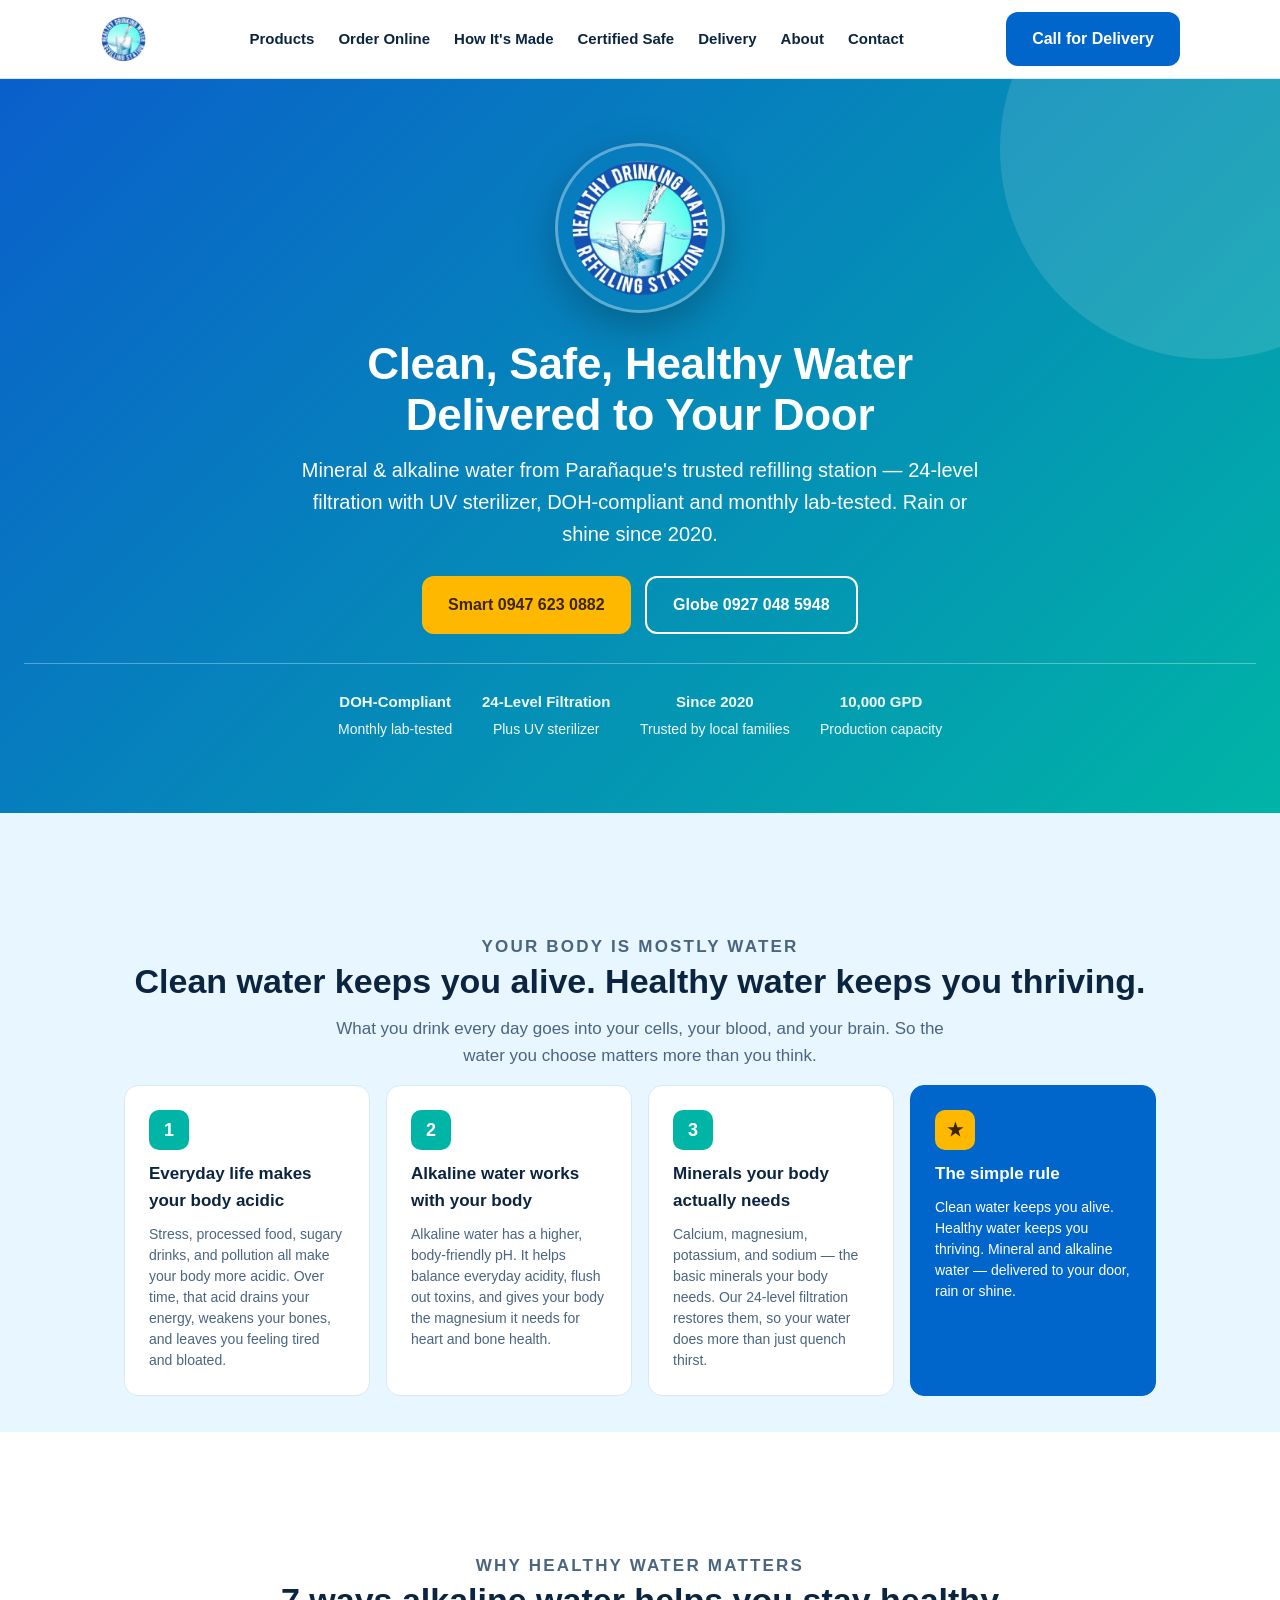
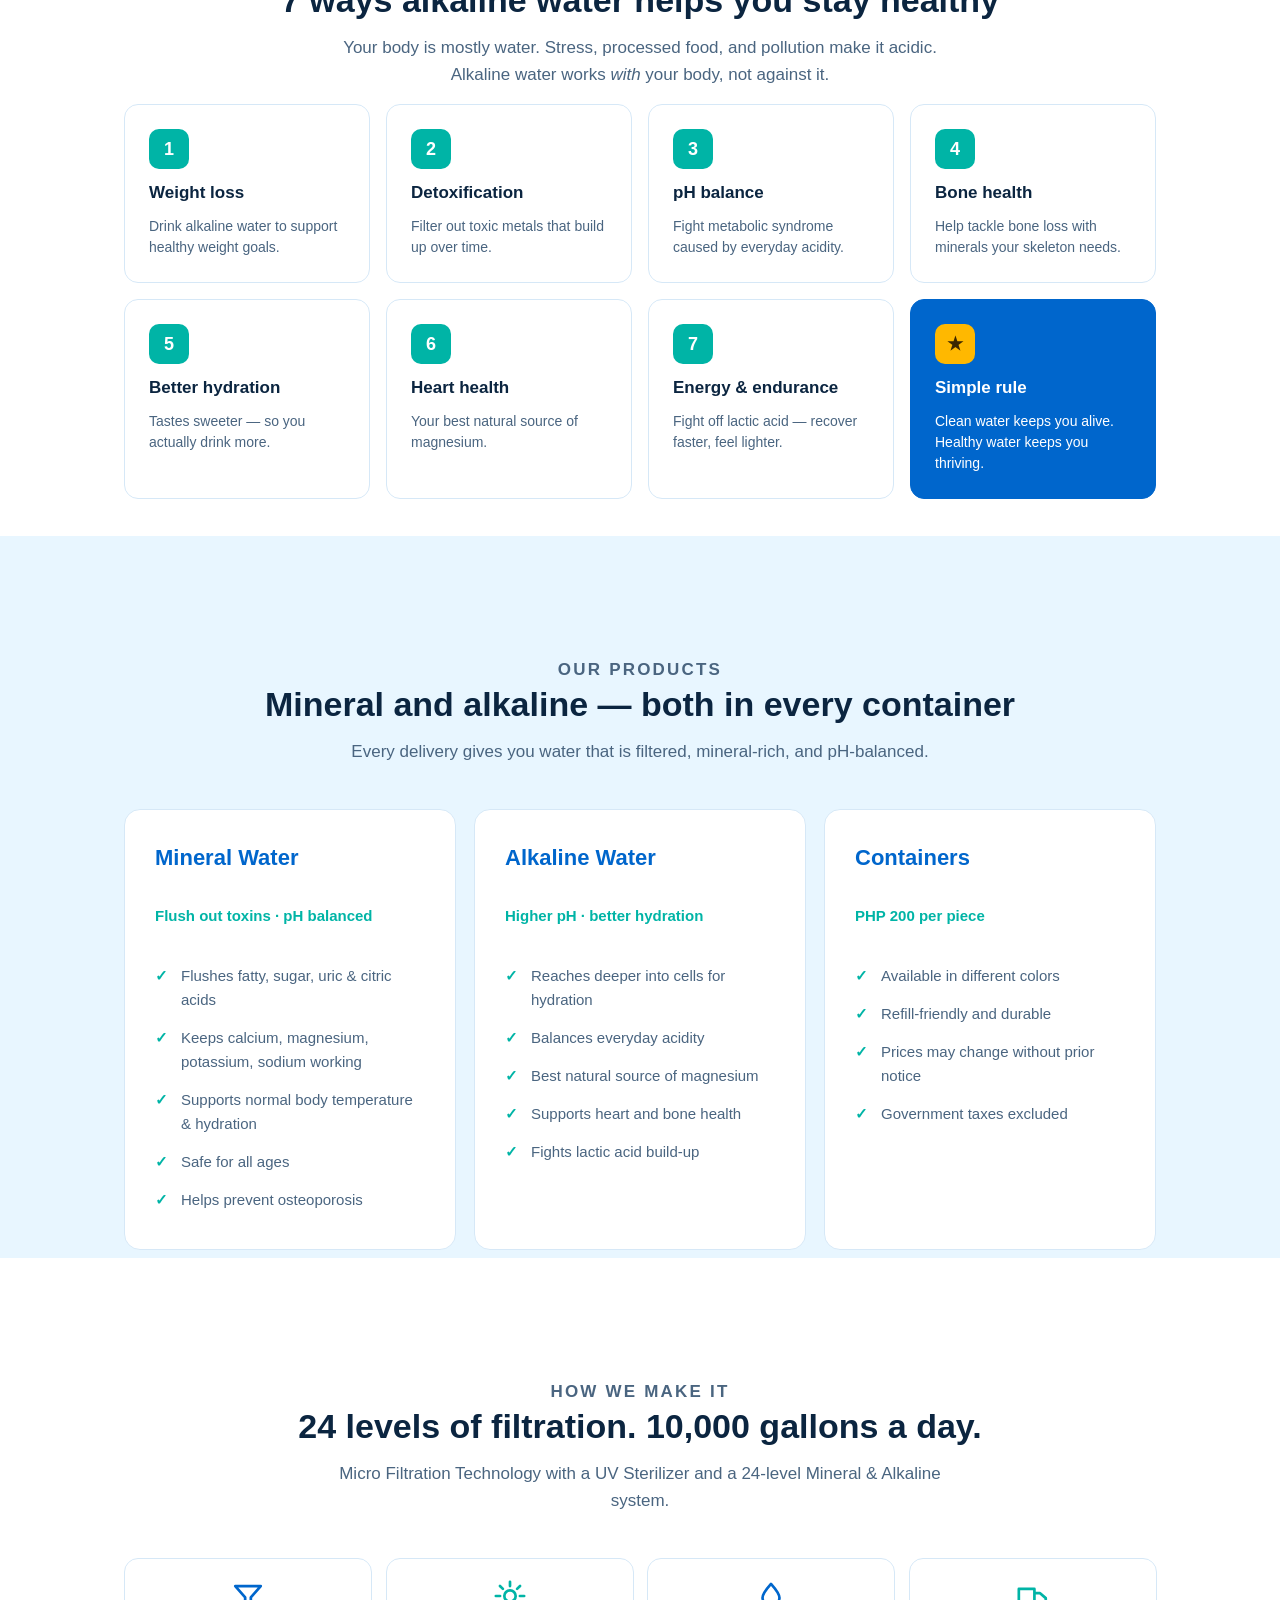
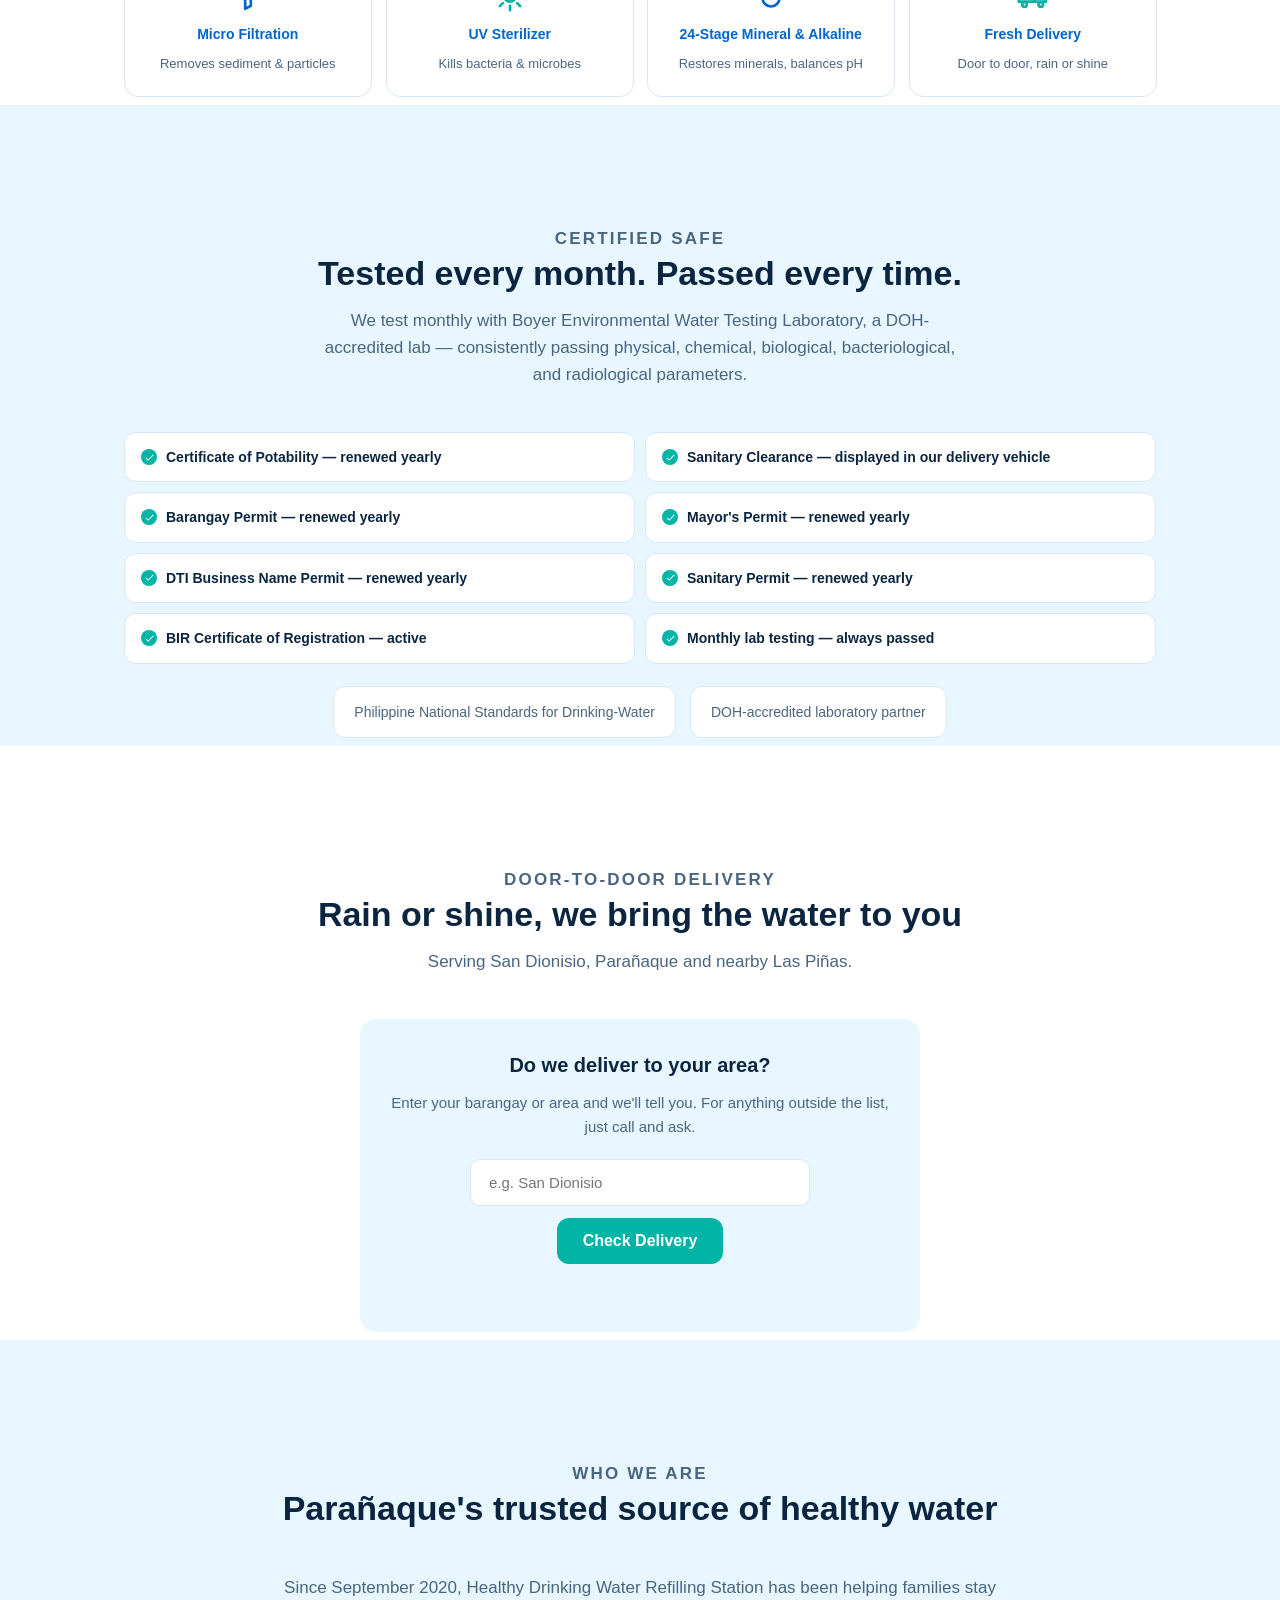
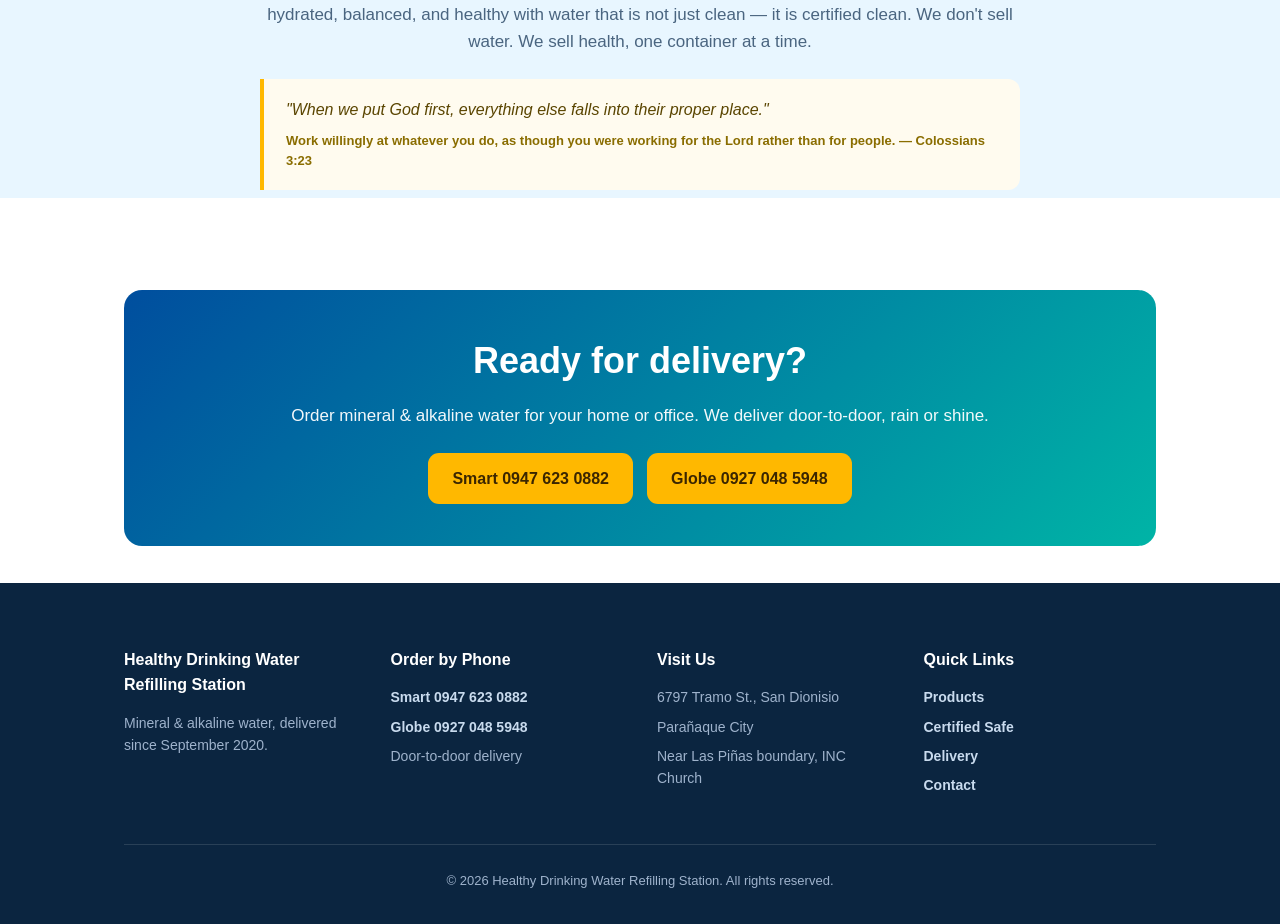
<file: index.html>
<!DOCTYPE html>
<html lang="en">
<head>
<meta charset="utf-8">
<meta name="viewport" content="width=device-width, initial-scale=1">
<title>Healthy Drinking Water Refilling Station | Mineral &amp; Alkaline Delivery, Parañaque</title>
<meta name="description" content="Healthy Drinking Water Refilling Station — DOH-compliant mineral &amp; alkaline water delivery in Parañaque. 24-level filtration, UV sterilizer, monthly lab-tested. Door-to-door, rain or shine.">
<meta name="theme-color" content="#0066CC">
<meta property="og:title" content="Healthy Drinking Water Refilling Station">
<meta property="og:description" content="Clean, safe, healthy mineral &amp; alkaline water delivered to your door in Parañaque.">
<meta property="og:type" content="website">
<meta property="og:image" content="assets/logo.png">
<link rel="icon" type="image/svg+xml" href="assets/logo.png">
<link rel="preload" as="image" href="assets/logo.png">
<link rel="stylesheet" href="assets/styles.css">
</head>
<body>
<a href="#main" class="skip-link">Skip to main content</a>

<header>
  <nav class="container nav">
    <a href="index.html"><img class="nav-logo" src="assets/logo.png" alt="Healthy Drinking Water Refilling Station"></a>
    <div class="nav-links">
      <a href="#products">Products</a>
      <a href="pages/order.html">Order Online</a>
      <a href="#how">How It's Made</a>
      <a href="#certified">Certified Safe</a>
      <a href="#delivery">Delivery</a>
      <a href="#about">About</a>
      <a href="pages/contact.html">Contact</a>
    </div>
    <a class="btn btn-primary nav-cta" href="tel:+639476230882">Call for Delivery</a>
    <a class="btn btn-primary mobile-call" href="tel:+639476230882">Call</a>
  </nav>
</header>

<main id="main">

  <!-- HERO -->
  <section class="hero">
    <div class="logo-glow"></div>
    <div class="logo-wrap reveal reveal-scale in"><img src="assets/logo.png" alt="Healthy Drinking Water Refilling Station logo"></div>
    <h1 class="reveal reveal-up delay-1">Clean, Safe, Healthy Water<br>Delivered to Your Door</h1>
    <p class="reveal reveal-up delay-2">Mineral &amp; alkaline water from Parañaque's trusted refilling station — 24-level filtration with UV sterilizer, DOH-compliant and monthly lab-tested. Rain or shine since 2020.</p>
    <div class="hero-actions">
      <a class="btn btn-primary reveal reveal-up delay-3" href="tel:+639476230882">Smart 0947 623 0882</a>
      <a class="btn btn-outline reveal reveal-up delay-4" href="tel:+639270485948">Globe 0927 048 5948</a>
    </div>
    <div class="trust-bar">
      <div class="reveal reveal-up delay-5"><b>DOH-Compliant</b>Monthly lab-tested</div>
      <div class="reveal reveal-up delay-5"><b>24-Level Filtration</b>Plus UV sterilizer</div>
      <div class="reveal reveal-up delay-5"><b>Since 2020</b>Trusted by local families</div>
      <div class="reveal reveal-up delay-5"><b>10,000 GPD</b>Production capacity</div>
    </div>
  </section>

  <!-- EDUCATIONAL AD: WHY HEALTHY WATER MATTERS -->
  <section class="section alt" id="why-healthy">
    <div class="container reveal reveal-up delay-1">
      <div class="section-head reveal reveal-up delay-2">
        <p class="kicker">Your body is mostly water</p>
        <h2>Clean water keeps you alive. Healthy water keeps you thriving.</h2>
        <p>What you drink every day goes into your cells, your blood, and your brain. So the water you choose matters more than you think.</p>
      </div>
      <div class="grid">
        <div class="card reveal reveal-up delay-3">
          <span class="n">1</span>
          <h3>Everyday life makes your body acidic</h3>
          <p>Stress, processed food, sugary drinks, and pollution all make your body more acidic. Over time, that acid drains your energy, weakens your bones, and leaves you feeling tired and bloated.</p>
        </div>
        <div class="card reveal reveal-up delay-4">
          <span class="n">2</span>
          <h3>Alkaline water works with your body</h3>
          <p>Alkaline water has a higher, body-friendly pH. It helps balance everyday acidity, flush out toxins, and gives your body the magnesium it needs for heart and bone health.</p>
        </div>
        <div class="card reveal reveal-up delay-5">
          <span class="n">3</span>
          <h3>Minerals your body actually needs</h3>
          <p>Calcium, magnesium, potassium, and sodium — the basic minerals your body needs. Our 24-level filtration restores them, so your water does more than just quench thirst.</p>
        </div>
        <div class="card accent reveal reveal-up delay-5">
          <span class="n">★</span>
          <h3>The simple rule</h3>
          <p>Clean water keeps you alive. Healthy water keeps you thriving. Mineral and alkaline water — delivered to your door, rain or shine.</p>
        </div>
      </div>
    </div>
  </section>

  <!-- BENEFITS -->
  <section class="section" id="benefits">
    <div class="container reveal reveal-up delay-1">
      <div class="section-head reveal reveal-up delay-2">
        <p class="kicker">Why healthy water matters</p>
        <h2>7 ways alkaline water helps you stay healthy</h2>
        <p>Your body is mostly water. Stress, processed food, and pollution make it acidic. Alkaline water works <em>with</em> your body, not against it.</p>
      </div>
      <div class="grid">
        <div class="card reveal reveal-up delay-3"><span class="n">1</span><h3>Weight loss</h3><p>Drink alkaline water to support healthy weight goals.</p></div>
        <div class="card reveal reveal-up delay-4"><span class="n">2</span><h3>Detoxification</h3><p>Filter out toxic metals that build up over time.</p></div>
        <div class="card reveal reveal-up delay-5"><span class="n">3</span><h3>pH balance</h3><p>Fight metabolic syndrome caused by everyday acidity.</p></div>
        <div class="card reveal reveal-up delay-5"><span class="n">4</span><h3>Bone health</h3><p>Help tackle bone loss with minerals your skeleton needs.</p></div>
        <div class="card reveal reveal-up delay-5"><span class="n">5</span><h3>Better hydration</h3><p>Tastes sweeter — so you actually drink more.</p></div>
        <div class="card reveal reveal-up delay-5"><span class="n">6</span><h3>Heart health</h3><p>Your best natural source of magnesium.</p></div>
        <div class="card reveal reveal-up delay-5"><span class="n">7</span><h3>Energy &amp; endurance</h3><p>Fight off lactic acid — recover faster, feel lighter.</p></div>
        <div class="card accent reveal reveal-up delay-5"><span class="n">★</span><h3>Simple rule</h3><p>Clean water keeps you alive. Healthy water keeps you thriving.</p></div>
      </div>
    </div>
  </section>

  <!-- PRODUCTS -->
  <section class="section alt" id="products">
    <div class="container reveal reveal-up delay-1">
      <div class="section-head reveal reveal-up delay-2">
        <p class="kicker">Our products</p>
        <h2>Mineral and alkaline — both in every container</h2>
        <p>Every delivery gives you water that is filtered, mineral-rich, and pH-balanced.</p>
      </div>
      <div class="products-grid">
        <div class="product reveal reveal-up delay-3">
          <h3>Mineral Water</h3>
          <p class="price">Flush out toxins · pH balanced</p>
          <ul>
            <li>Flushes fatty, sugar, uric &amp; citric acids</li>
            <li>Keeps calcium, magnesium, potassium, sodium working</li>
            <li>Supports normal body temperature &amp; hydration</li>
            <li>Safe for all ages</li>
            <li>Helps prevent osteoporosis</li>
          </ul>
        </div>
        <div class="product reveal reveal-up delay-4">
          <h3>Alkaline Water</h3>
          <p class="price">Higher pH · better hydration</p>
          <ul>
            <li>Reaches deeper into cells for hydration</li>
            <li>Balances everyday acidity</li>
            <li>Best natural source of magnesium</li>
            <li>Supports heart and bone health</li>
            <li>Fights lactic acid build-up</li>
          </ul>
        </div>
        <div class="product reveal reveal-up delay-5">
          <h3>Containers</h3>
          <p class="price">PHP 200 per piece</p>
          <ul>
            <li>Available in different colors</li>
            <li>Refill-friendly and durable</li>
            <li>Prices may change without prior notice</li>
            <li>Government taxes excluded</li>
          </ul>
        </div>
      </div>
    </div>
  </section>

  <!-- HOW IT'S MADE -->
  <section class="section" id="how">
    <div class="container reveal reveal-up delay-1">
      <div class="section-head reveal reveal-up delay-2">
        <p class="kicker">How we make it</p>
        <h2>24 levels of filtration. 10,000 gallons a day.</h2>
        <p>Micro Filtration Technology with a UV Sterilizer and a 24-level Mineral &amp; Alkaline system.</p>
      </div>
      <div class="steps">
        <div class="step reveal reveal-up delay-3">
          <svg viewBox="0 0 24 24" fill="none" stroke="#0066CC" stroke-width="1.9" stroke-linecap="round" stroke-linejoin="round"><path d="M3 5h18l-7 8v6l-4 2v-8z"/></svg>
          <b>Micro Filtration</b><span>Removes sediment &amp; particles</span>
        </div>
        <div class="step reveal reveal-up delay-4">
          <svg viewBox="0 0 24 24" fill="none" stroke="#00B4A6" stroke-width="1.9" stroke-linecap="round" stroke-linejoin="round"><circle cx="12" cy="12" r="4"/><path d="M12 2v3M12 19v3M2 12h3M19 12h3M4.9 4.9l2.1 2.1M17 17l2.1 2.1M19.1 4.9L17 7M7 17l-2.1 2.1"/></svg>
          <b>UV Sterilizer</b><span>Kills bacteria &amp; microbes</span>
        </div>
        <div class="step reveal reveal-up delay-5">
          <svg viewBox="0 0 24 24" fill="none" stroke="#0066CC" stroke-width="1.9" stroke-linecap="round" stroke-linejoin="round"><path d="M12 3.5c3.2 3.6 6 6.7 6 9.9a6 6 0 0 1-12 0c0-3.2 2.8-6.3 6-9.9z"/></svg>
          <b>24-Stage Mineral &amp; Alkaline</b><span>Restores minerals, balances pH</span>
        </div>
        <div class="step reveal reveal-up delay-5">
          <svg viewBox="0 0 24 24" fill="none" stroke="#00B4A6" stroke-width="1.9" stroke-linecap="round" stroke-linejoin="round"><path d="M2 7h11v9H2zM13 10h4l4 3.5V16h-8z"/><circle cx="6" cy="18" r="1.6"/><circle cx="17.5" cy="18" r="1.6"/></svg>
          <b>Fresh Delivery</b><span>Door to door, rain or shine</span>
        </div>
      </div>
    </div>
  </section>

  <!-- CERTIFIED -->
  <section class="section alt" id="certified">
    <div class="container reveal reveal-up delay-1">
      <div class="section-head reveal reveal-up delay-2">
        <p class="kicker">Certified safe</p>
        <h2>Tested every month. Passed every time.</h2>
        <p>We test monthly with Boyer Environmental Water Testing Laboratory, a DOH-accredited lab — consistently passing physical, chemical, biological, bacteriological, and radiological parameters.</p>
      </div>
      <ul class="promise reveal reveal-up delay-3">
        <li>Certificate of Potability — renewed yearly</li>
        <li>Sanitary Clearance — displayed in our delivery vehicle</li>
        <li>Barangay Permit — renewed yearly</li>
        <li>Mayor's Permit — renewed yearly</li>
        <li>DTI Business Name Permit — renewed yearly</li>
        <li>Sanitary Permit — renewed yearly</li>
        <li>BIR Certificate of Registration — active</li>
        <li>Monthly lab testing — always passed</li>
      </ul>
      <div class="certs reveal reveal-up delay-4">
        <div class="cert">Philippine National Standards for Drinking-Water</div>
        <div class="cert">DOH-accredited laboratory partner</div>
      </div>
    </div>
  </section>

  <!-- DELIVERY -->
  <section class="section" id="delivery">
    <div class="container reveal reveal-up delay-1">
      <div class="section-head reveal reveal-up delay-2">
        <p class="kicker">Door-to-door delivery</p>
        <h2>Rain or shine, we bring the water to you</h2>
        <p>Serving San Dionisio, Parañaque and nearby Las Piñas.</p>
      </div>
      <div class="checker reveal reveal-up delay-3">
        <h3>Do we deliver to your area?</h3>
        <p>Enter your barangay or area and we'll tell you. For anything outside the list, just call and ask.</p>
        <input type="text" id="areaInput" placeholder="e.g. San Dionisio" aria-label="Your barangay or area">
        <div><button class="btn btn-secondary" onclick="checkArea()">Check Delivery</button></div>
        <div class="result" id="areaResult" role="status" aria-live="polite"></div>
      </div>
    </div>
  </section>

  <!-- ABOUT -->
  <section class="section alt" id="about">
    <div class="container reveal reveal-up delay-1">
      <div class="section-head reveal reveal-up delay-2">
        <p class="kicker">Who we are</p>
        <h2>Parañaque's trusted source of healthy water</h2>
      </div>
      <p class="reveal reveal-up delay-3" style="max-width:760px;margin:0 auto 24px;color:var(--muted);font-size:17px;text-align:center">
        Since September 2020, Healthy Drinking Water Refilling Station has been helping families stay hydrated, balanced, and healthy with water that is not just clean — it is certified clean. We don't sell water. We sell health, one container at a time.
      </p>
      <div class="verse reveal reveal-up delay-4">
        "When we put God first, everything else falls into their proper place."
        <small>Work willingly at whatever you do, as though you were working for the Lord rather than for people. — Colossians 3:23</small>
      </div>
    </div>
  </section>

  <!-- CTA -->
  <section class="section">
    <div class="container reveal reveal-up delay-1">
      <div class="cta-banner reveal reveal-scale delay-2">
        <h2>Ready for delivery?</h2>
        <p>Order mineral &amp; alkaline water for your home or office. We deliver door-to-door, rain or shine.</p>
        <div class="phones">
          <a href="tel:+639476230882">Smart 0947 623 0882</a>
          <a href="tel:+639270485948">Globe 0927 048 5948</a>
        </div>
      </div>
    </div>
  </section>

</main>

<footer>
  <div class="container">
    <div class="footer-grid">
      <div class="footer-col">
        <h4>Healthy Drinking Water<br>Refilling Station</h4>
        <p style="color:#9FB3CC;font-size:14px;margin:0">Mineral &amp; alkaline water, delivered since September 2020.</p>
      </div>
      <div class="footer-col">
        <h4>Order by Phone</h4>
        <ul>
          <li><a href="tel:+639476230882">Smart 0947 623 0882</a></li>
          <li><a href="tel:+639270485948">Globe 0927 048 5948</a></li>
          <li>Door-to-door delivery</li>
        </ul>
      </div>
      <div class="footer-col">
        <h4>Visit Us</h4>
        <ul>
          <li>6797 Tramo St., San Dionisio</li>
          <li>Parañaque City</li>
          <li>Near Las Piñas boundary, INC Church</li>
        </ul>
      </div>
      <div class="footer-col">
        <h4>Quick Links</h4>
        <ul>
          <li><a href="#products">Products</a></li>
          <li><a href="#certified">Certified Safe</a></li>
          <li><a href="#delivery">Delivery</a></li>
          <li><a href="pages/contact.html">Contact</a></li>
        </ul>
      </div>
    </div>
    <div class="footer-bottom">
      &copy; 2026 Healthy Drinking Water Refilling Station. All rights reserved.
    </div>
  </div>
</footer>

<script>
/* ---------- Scroll reveal animations ---------- */
(function(){
  var reduce = window.matchMedia && window.matchMedia('(prefers-reduced-motion: reduce)').matches;
  var els = document.querySelectorAll('.reveal');
  if(reduce || !('IntersectionObserver' in window)){
    els.forEach(function(el){ el.classList.add('in'); });
    return;
  }
  var io = new IntersectionObserver(function(entries){
    entries.forEach(function(entry){
      if(entry.isIntersecting){
        entry.target.classList.add('in');
        io.unobserve(entry.target);
      }
    });
  }, { threshold: 0.12, rootMargin: '0px 0px -40px 0px' });
  els.forEach(function(el){ io.observe(el); });

  /* Parallax-lite: subtle drift on hero glow */
  var hero = document.querySelector('.hero');
  if(hero){
    var ticking = false;
    window.addEventListener('scroll', function(){
      if(ticking) return;
      ticking = true;
      window.requestAnimationFrame(function(){
        var y = window.scrollY || window.pageYOffset;
        if(y < 900) hero.style.setProperty('--drift', (y * 0.12) + 'px');
        ticking = false;
      });
    }, { passive: true });
  }
})();

var AREAS = ["san dionisio","parañaque","paranaque","las piñas","las pinas","manuyo","tambo","baclaran","don galo","la huerta","san isidro","vitalez","merville","sun valley","bf homes","sucat"];
function checkArea(){
  var v = document.getElementById('areaInput').value.trim().toLowerCase();
  var out = document.getElementById('areaResult');
  if(!v){ out.textContent = 'Please enter your area first.'; out.style.color = '#B42318'; return; }
  var hit = AREAS.some(function(a){ return v.indexOf(a) !== -1 || a.indexOf(v) !== -1; });
  if(hit){
    out.textContent = 'Yes! We deliver to your area. Call 0947 623 0882 to schedule.';
    out.style.color = '#0B7A4B';
  } else {
    out.textContent = 'We may still reach you. Please call 0947 623 0882 to confirm.';
    out.style.color = '#B45309';
  }
}
</script>
</body>
</html>
</file>
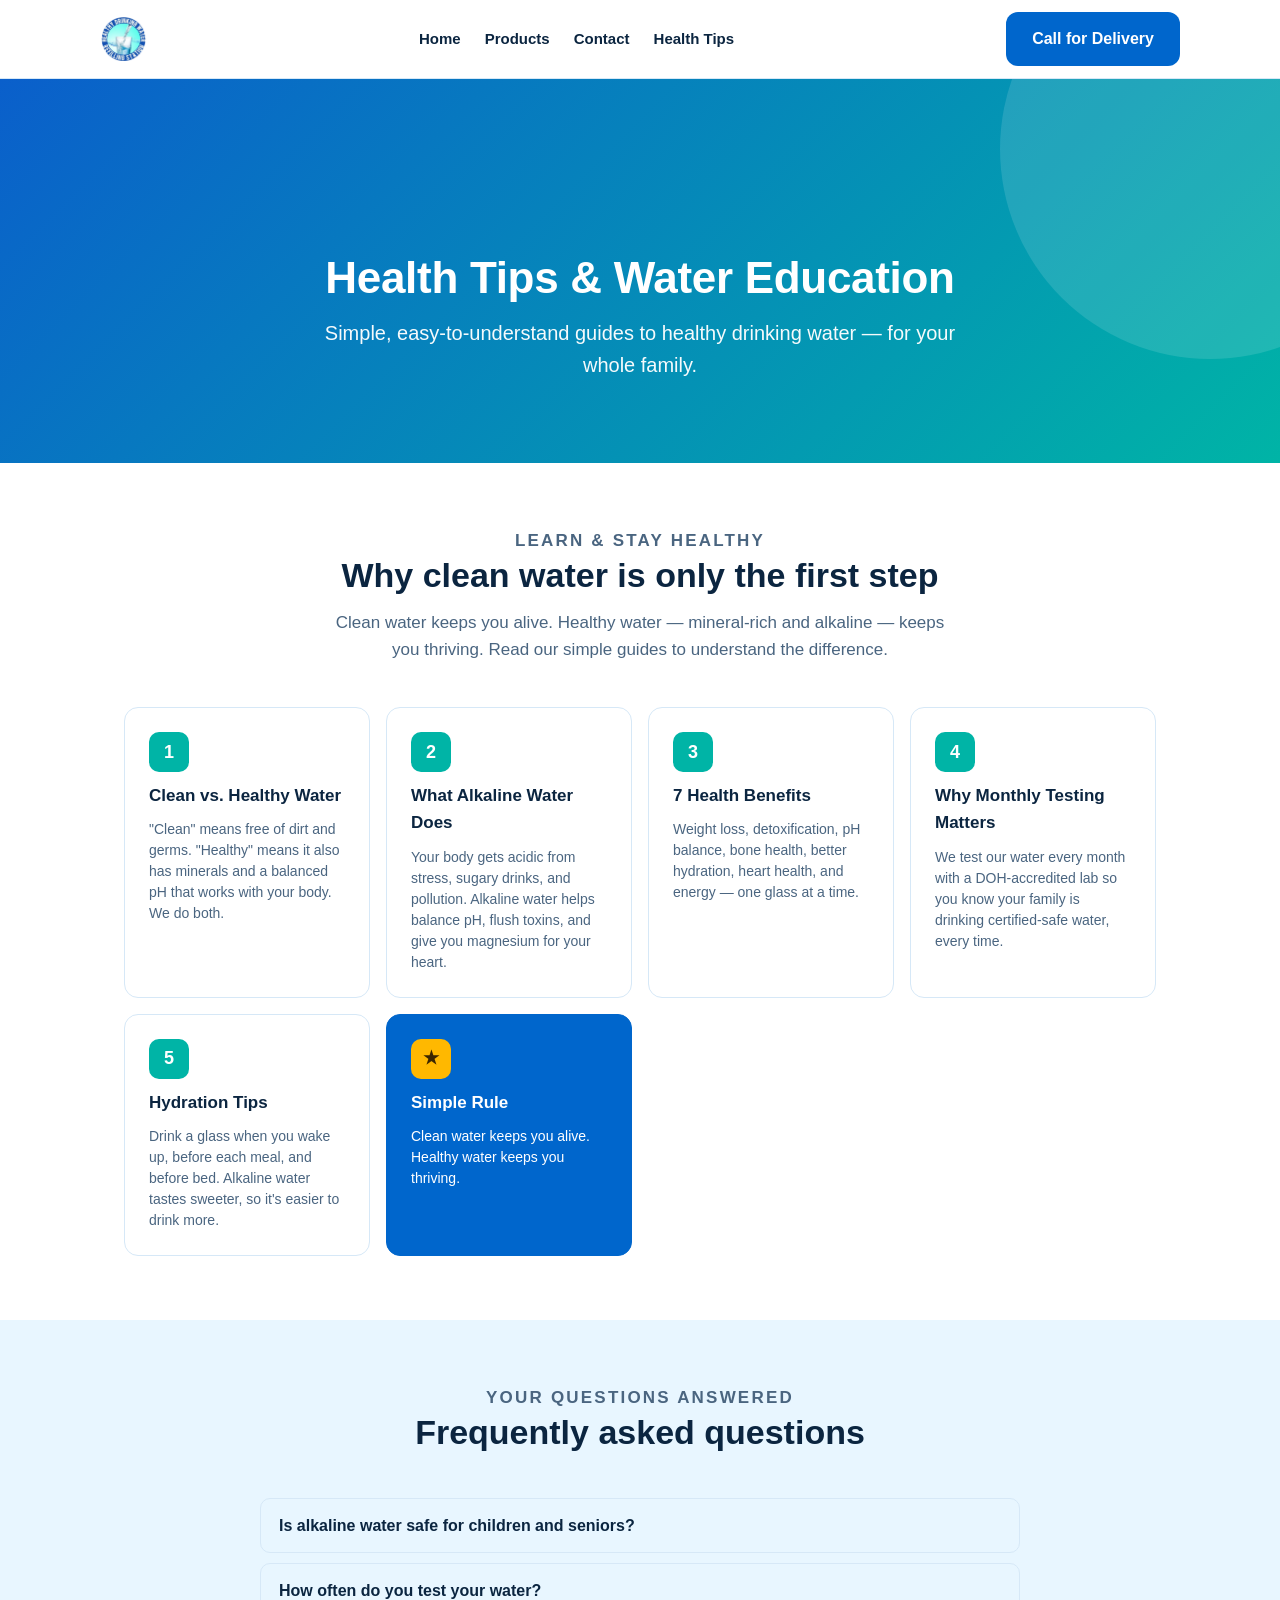
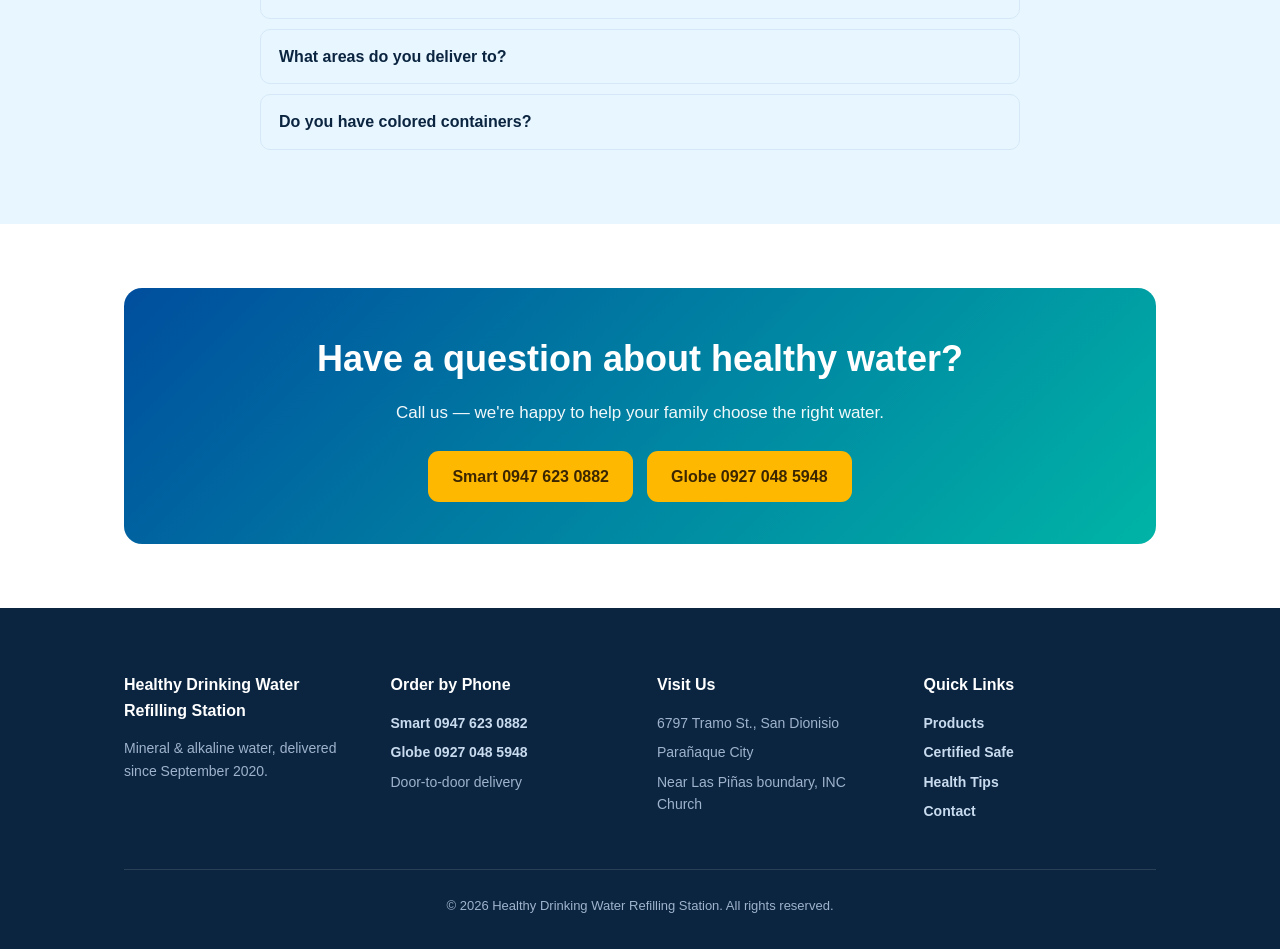
<file: pages/blog-hub.html>
<!DOCTYPE html>
<html lang="en">
<head>
<meta charset="utf-8">
<meta name="viewport" content="width=device-width, initial-scale=1">
<title>Health Tips &amp; Water Education | Healthy Drinking Water Refilling Station</title>
<meta name="description" content="Learn about healthy drinking water, alkaline benefits, pH balance, and hydration tips from Healthy Drinking Water Refilling Station, Parañaque.">
<meta name="theme-color" content="#0066CC">
<link rel="icon" type="image/svg+xml" href="../assets/logo.png">
<link rel="stylesheet" href="../assets/styles.css">
</head>
<body>
<a href="#main" class="skip-link">Skip to main content</a>

<header>
  <nav class="container nav">
    <a href="../index.html"><img class="nav-logo" src="../assets/logo.png" alt="Healthy Drinking Water Refilling Station"></a>
    <div class="nav-links">
      <a href="../index.html">Home</a>
      <a href="../index.html#products">Products</a>
      <a href="../pages/contact.html">Contact</a>
      <a href="blog-hub.html">Health Tips</a>
    </div>
    <a class="btn btn-primary nav-cta" href="tel:+639476230882">Call for Delivery</a>
    <a class="btn btn-primary mobile-call" href="tel:+639476230882">Call</a>
  </nav>
</header>

<main id="main">

  <section class="hero" style="padding:52px 24px 56px">
    <div class="logo-wrap" style="width:96px;height:96px"><img src="../assets/logo.png" alt="Logo"></div>
    <h1>Health Tips &amp; Water Education</h1>
    <p>Simple, easy-to-understand guides to healthy drinking water — for your whole family.</p>
  </section>

  <section class="section">
    <div class="container">
      <div class="section-head">
        <p class="kicker">Learn &amp; stay healthy</p>
        <h2>Why clean water is only the first step</h2>
        <p>Clean water keeps you alive. Healthy water — mineral-rich and alkaline — keeps you thriving. Read our simple guides to understand the difference.</p>
      </div>
      <div class="grid">
        <article class="card">
          <span class="n">1</span>
          <h3>Clean vs. Healthy Water</h3>
          <p>"Clean" means free of dirt and germs. "Healthy" means it also has minerals and a balanced pH that works with your body. We do both.</p>
        </article>
        <article class="card">
          <span class="n">2</span>
          <h3>What Alkaline Water Does</h3>
          <p>Your body gets acidic from stress, sugary drinks, and pollution. Alkaline water helps balance pH, flush toxins, and give you magnesium for your heart.</p>
        </article>
        <article class="card">
          <span class="n">3</span>
          <h3>7 Health Benefits</h3>
          <p>Weight loss, detoxification, pH balance, bone health, better hydration, heart health, and energy — one glass at a time.</p>
        </article>
        <article class="card">
          <span class="n">4</span>
          <h3>Why Monthly Testing Matters</h3>
          <p>We test our water every month with a DOH-accredited lab so you know your family is drinking certified-safe water, every time.</p>
        </article>
        <article class="card">
          <span class="n">5</span>
          <h3>Hydration Tips</h3>
          <p>Drink a glass when you wake up, before each meal, and before bed. Alkaline water tastes sweeter, so it's easier to drink more.</p>
        </article>
        <article class="card accent">
          <span class="n">★</span>
          <h3>Simple Rule</h3>
          <p>Clean water keeps you alive. Healthy water keeps you thriving.</p>
        </article>
      </div>
    </div>
  </section>

  <section class="section alt">
    <div class="container">
      <div class="section-head">
        <p class="kicker">Your questions answered</p>
        <h2>Frequently asked questions</h2>
      </div>
      <div style="max-width:760px;margin:0 auto">
        <details style="border:1px solid var(--line);border-radius:10px;margin-bottom:10px;overflow:hidden">
          <summary style="padding:14px 18px;font-weight:700;cursor:pointer;list-style:none">Is alkaline water safe for children and seniors?</summary>
          <p style="margin:0;padding:0 18px 14px;color:var(--muted)">Yes. Mineral and alkaline water are safe for all ages — from children to grandparents.</p>
        </details>
        <details style="border:1px solid var(--line);border-radius:10px;margin-bottom:10px;overflow:hidden">
          <summary style="padding:14px 18px;font-weight:700;cursor:pointer;list-style:none">How often do you test your water?</summary>
          <p style="margin:0;padding:0 18px 14px;color:var(--muted)">Every month, with Boyer Environmental Water Testing Laboratory (DOH-accredited). We consistently pass all parameters.</p>
        </details>
        <details style="border:1px solid var(--line);border-radius:10px;margin-bottom:10px;overflow:hidden">
          <summary style="padding:14px 18px;font-weight:700;cursor:pointer;list-style:none">What areas do you deliver to?</summary>
          <p style="margin:0;padding:0 18px 14px;color:var(--muted)">San Dionisio, Parañaque and nearby Las Piñas areas. Call us to confirm your address.</p>
        </details>
        <details style="border:1px solid var(--line);border-radius:10px;margin-bottom:10px;overflow:hidden">
          <summary style="padding:14px 18px;font-weight:700;cursor:pointer;list-style:none">Do you have colored containers?</summary>
          <p style="margin:0;padding:0 18px 14px;color:var(--muted)">Yes — different colors available for Php 200 per piece.</p>
        </details>
      </div>
    </div>
  </section>

  <section class="section">
    <div class="container">
      <div class="cta-banner">
        <h2>Have a question about healthy water?</h2>
        <p>Call us — we're happy to help your family choose the right water.</p>
        <div class="phones">
          <a href="tel:+639476230882">Smart 0947 623 0882</a>
          <a href="tel:+639270485948">Globe 0927 048 5948</a>
        </div>
      </div>
    </div>
  </section>

</main>

<footer>
  <div class="container">
    <div class="footer-grid">
      <div class="footer-col">
        <h4>Healthy Drinking Water<br>Refilling Station</h4>
        <p style="color:#9FB3CC;font-size:14px;margin:0">Mineral &amp; alkaline water, delivered since September 2020.</p>
      </div>
      <div class="footer-col">
        <h4>Order by Phone</h4>
        <ul>
          <li><a href="tel:+639476230882">Smart 0947 623 0882</a></li>
          <li><a href="tel:+639270485948">Globe 0927 048 5948</a></li>
          <li>Door-to-door delivery</li>
        </ul>
      </div>
      <div class="footer-col">
        <h4>Visit Us</h4>
        <ul>
          <li>6797 Tramo St., San Dionisio</li>
          <li>Parañaque City</li>
          <li>Near Las Piñas boundary, INC Church</li>
        </ul>
      </div>
      <div class="footer-col">
        <h4>Quick Links</h4>
        <ul>
          <li><a href="../index.html#products">Products</a></li>
          <li><a href="../index.html#certified">Certified Safe</a></li>
          <li><a href="blog-hub.html">Health Tips</a></li>
          <li><a href="../pages/contact.html">Contact</a></li>
        </ul>
      </div>
    </div>
    <div class="footer-bottom">
      &copy; 2026 Healthy Drinking Water Refilling Station. All rights reserved.
    </div>
  </div>
</footer>

</body>
</html>
</file>
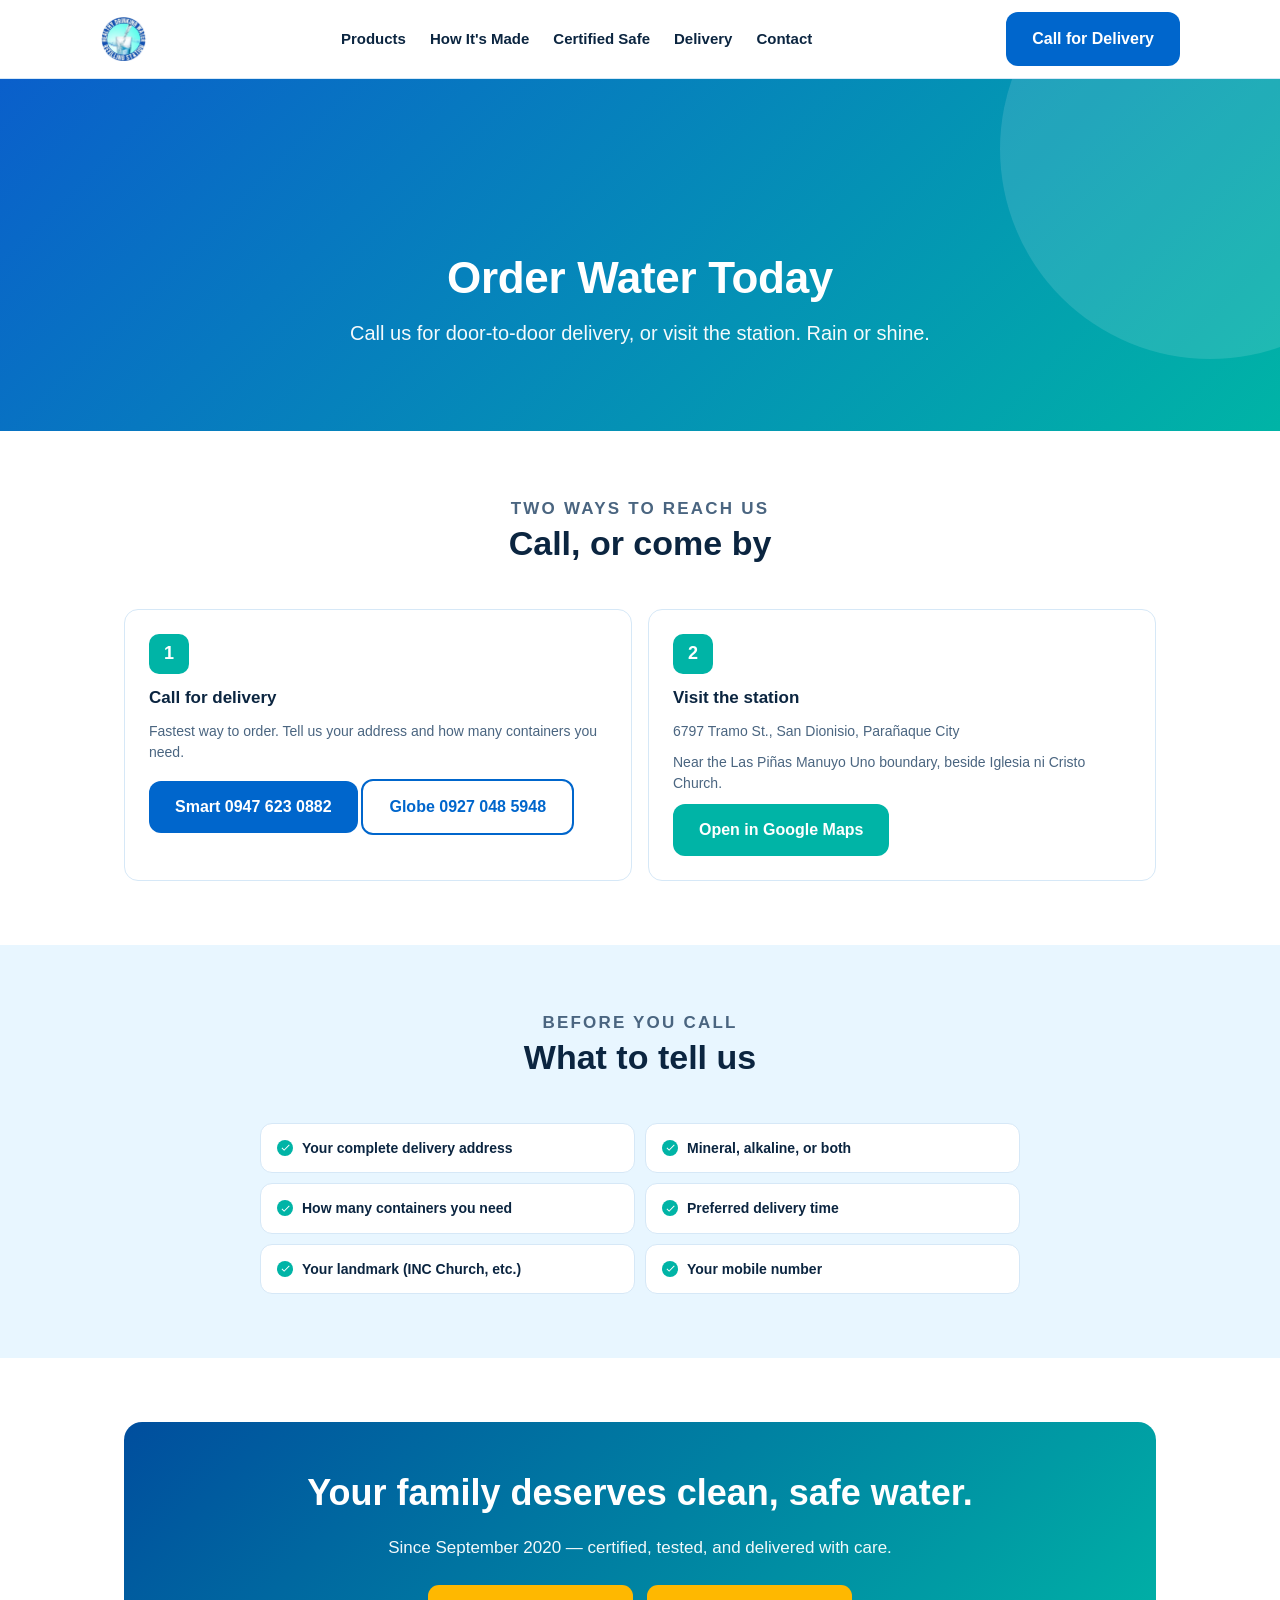
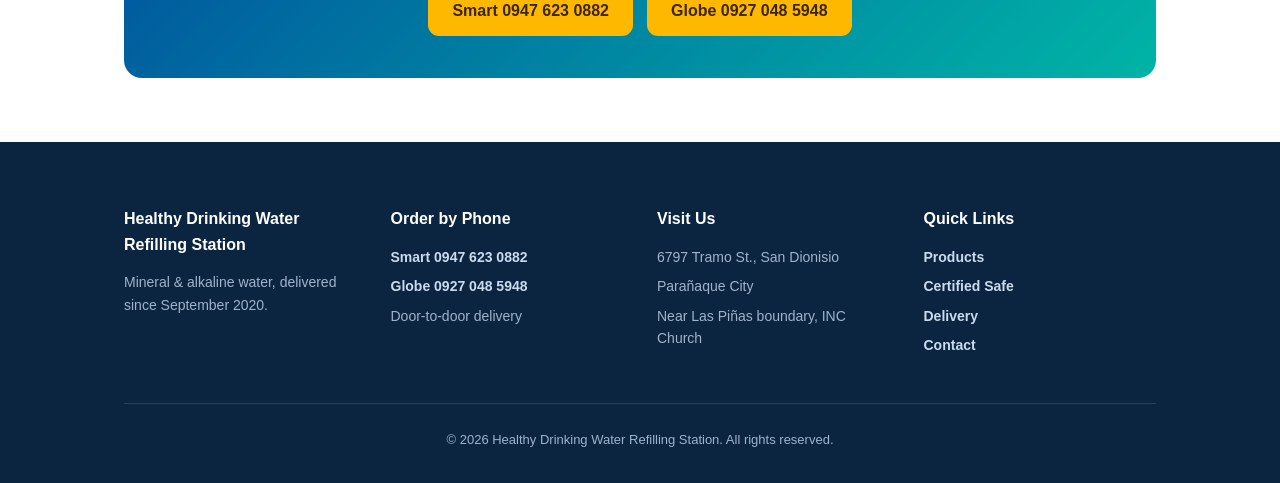
<file: pages/contact.html>
<!DOCTYPE html>
<html lang="en">
<head>
<meta charset="utf-8">
<meta name="viewport" content="width=device-width, initial-scale=1">
<title>Contact &amp; Order | Healthy Drinking Water Refilling Station</title>
<meta name="description" content="Order mineral &amp; alkaline water delivery in Parañaque. Call Smart 0947 623 0882 or Globe 0927 048 5948. Visit us at 6797 Tramo St., San Dionisio.">
<meta name="theme-color" content="#0066CC">
<link rel="icon" type="image/svg+xml" href="../assets/logo.png">
<link rel="stylesheet" href="../assets/styles.css">
</head>
<body>
<a href="#main" class="skip-link">Skip to main content</a>

<header>
  <nav class="container nav">
    <a href="../index.html"><img class="nav-logo" src="../assets/logo.png" alt="Healthy Drinking Water Refilling Station"></a>
    <div class="nav-links">
      <a href="../index.html#products">Products</a>
      <a href="../index.html#how">How It's Made</a>
      <a href="../index.html#certified">Certified Safe</a>
      <a href="../index.html#delivery">Delivery</a>
      <a href="contact.html">Contact</a>
    </div>
    <a class="btn btn-primary nav-cta" href="tel:+639476230882">Call for Delivery</a>
    <a class="btn btn-primary mobile-call" href="tel:+639476230882">Call</a>
  </nav>
</header>

<main id="main">

  <section class="hero" style="padding:52px 24px 56px">
    <div class="logo-wrap" style="width:96px;height:96px"><img src="../assets/logo.png" alt="Logo"></div>
    <h1>Order Water Today</h1>
    <p>Call us for door-to-door delivery, or visit the station. Rain or shine.</p>
  </section>

  <section class="section">
    <div class="container">
      <div class="section-head">
        <p class="kicker">Two ways to reach us</p>
        <h2>Call, or come by</h2>
      </div>
      <div class="grid">
        <div class="card">
          <span class="n">1</span>
          <h3>Call for delivery</h3>
          <p>Fastest way to order. Tell us your address and how many containers you need.</p>
          <p style="margin-top:6px">
            <a href="tel:+639476230882" class="btn btn-primary btn-block" style="margin-bottom:8px">Smart 0947 623 0882</a>
            <a href="tel:+639270485948" class="btn btn-outline btn-block">Globe 0927 048 5948</a>
          </p>
        </div>
        <div class="card">
          <span class="n">2</span>
          <h3>Visit the station</h3>
          <p>6797 Tramo St., San Dionisio, Parañaque City</p>
          <p>Near the Las Piñas Manuyo Uno boundary, beside Iglesia ni Cristo Church.</p>
          <p><a class="btn btn-secondary btn-block" href="https://www.google.com/maps/search/?api=1&amp;query=6797+Tramo+St+San+Dionisio+Paranaque+City" target="_blank" rel="noopener">Open in Google Maps</a></p>
        </div>
      </div>
    </div>
  </section>

  <section class="section alt">
    <div class="container">
      <div class="section-head">
        <p class="kicker">Before you call</p>
        <h2>What to tell us</h2>
      </div>
      <ul class="promise" style="max-width:760px;margin:0 auto">
        <li>Your complete delivery address</li>
        <li>Mineral, alkaline, or both</li>
        <li>How many containers you need</li>
        <li>Preferred delivery time</li>
        <li>Your landmark (INC Church, etc.)</li>
        <li>Your mobile number</li>
      </ul>
    </div>
  </section>

  <section class="section">
    <div class="container">
      <div class="cta-banner">
        <h2>Your family deserves clean, safe water.</h2>
        <p>Since September 2020 — certified, tested, and delivered with care.</p>
        <div class="phones">
          <a href="tel:+639476230882">Smart 0947 623 0882</a>
          <a href="tel:+639270485948">Globe 0927 048 5948</a>
        </div>
      </div>
    </div>
  </section>

</main>

<footer>
  <div class="container">
    <div class="footer-grid">
      <div class="footer-col">
        <h4>Healthy Drinking Water<br>Refilling Station</h4>
        <p style="color:#9FB3CC;font-size:14px;margin:0">Mineral &amp; alkaline water, delivered since September 2020.</p>
      </div>
      <div class="footer-col">
        <h4>Order by Phone</h4>
        <ul>
          <li><a href="tel:+639476230882">Smart 0947 623 0882</a></li>
          <li><a href="tel:+639270485948">Globe 0927 048 5948</a></li>
          <li>Door-to-door delivery</li>
        </ul>
      </div>
      <div class="footer-col">
        <h4>Visit Us</h4>
        <ul>
          <li>6797 Tramo St., San Dionisio</li>
          <li>Parañaque City</li>
          <li>Near Las Piñas boundary, INC Church</li>
        </ul>
      </div>
      <div class="footer-col">
        <h4>Quick Links</h4>
        <ul>
          <li><a href="../index.html#products">Products</a></li>
          <li><a href="../index.html#certified">Certified Safe</a></li>
          <li><a href="../index.html#delivery">Delivery</a></li>
          <li><a href="contact.html">Contact</a></li>
        </ul>
      </div>
    </div>
    <div class="footer-bottom">
      &copy; 2026 Healthy Drinking Water Refilling Station. All rights reserved.
    </div>
  </div>
</footer>

</body>
</html>
</file>
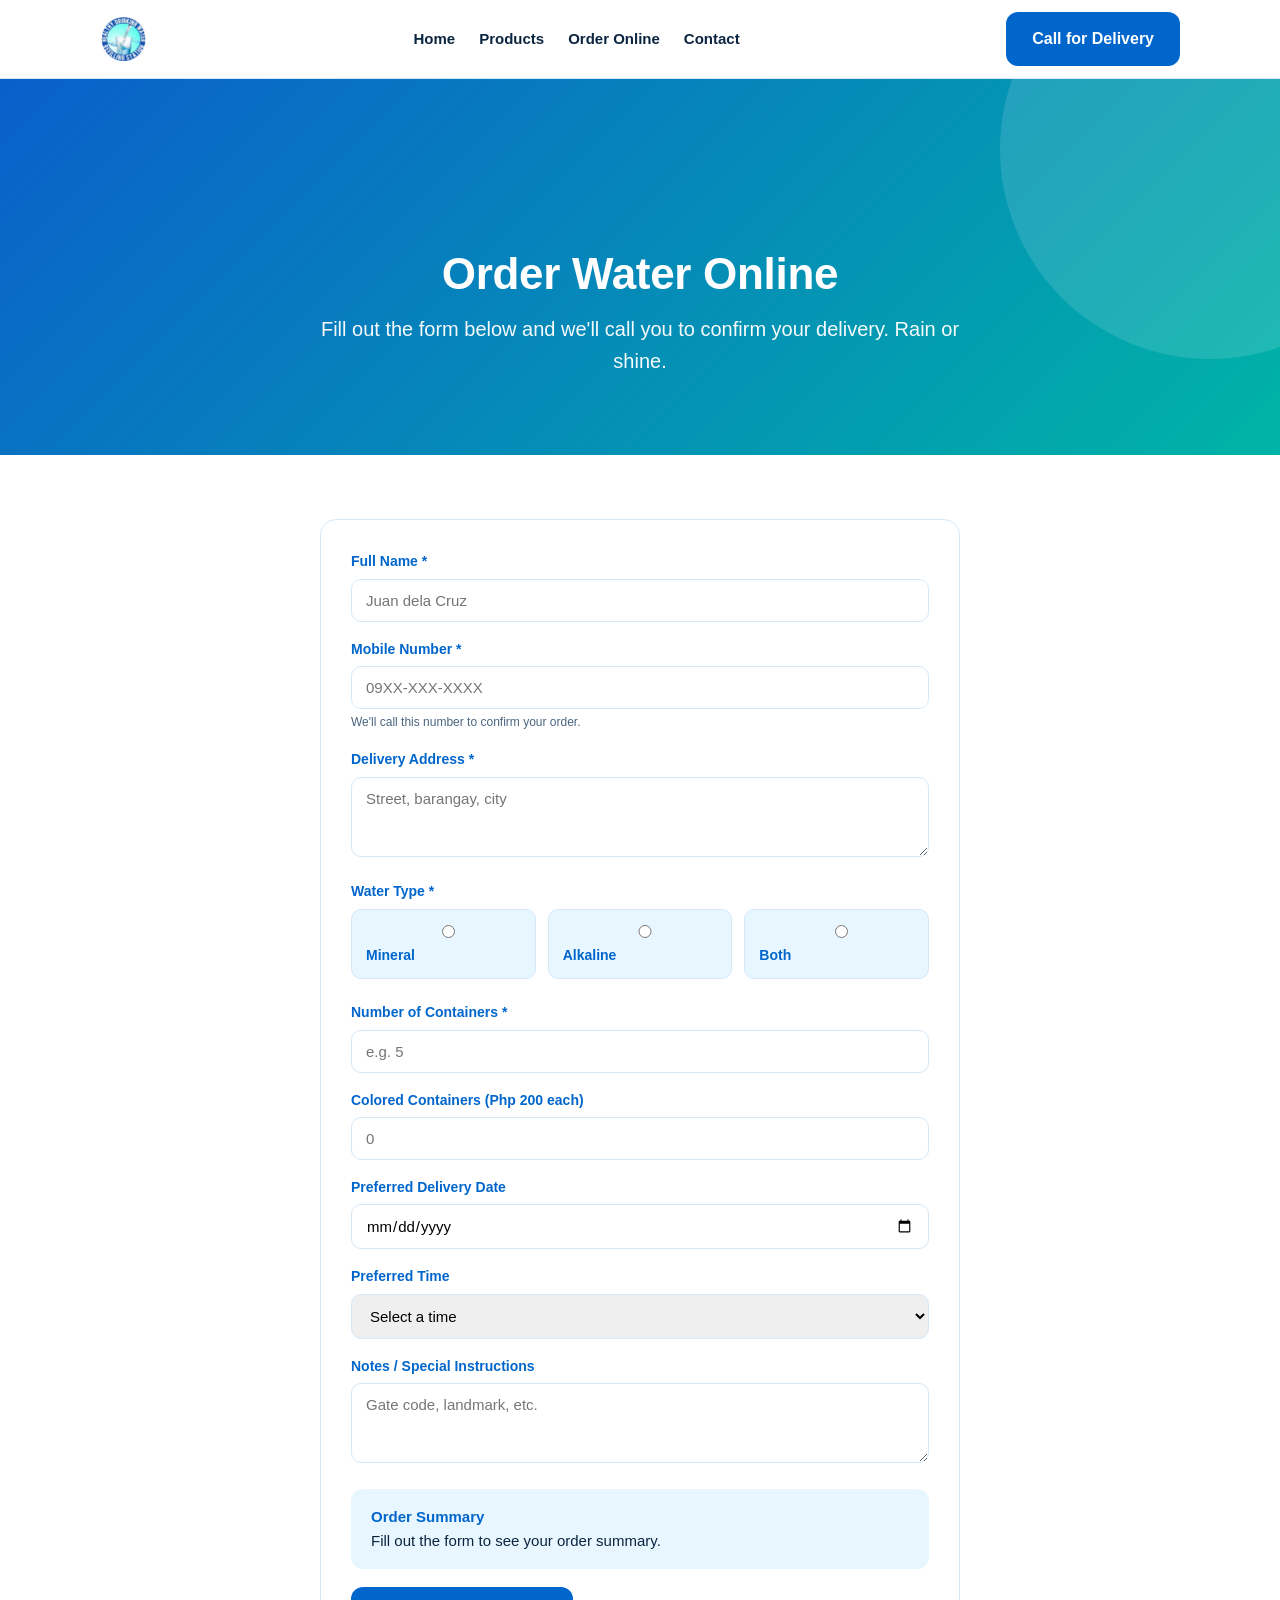
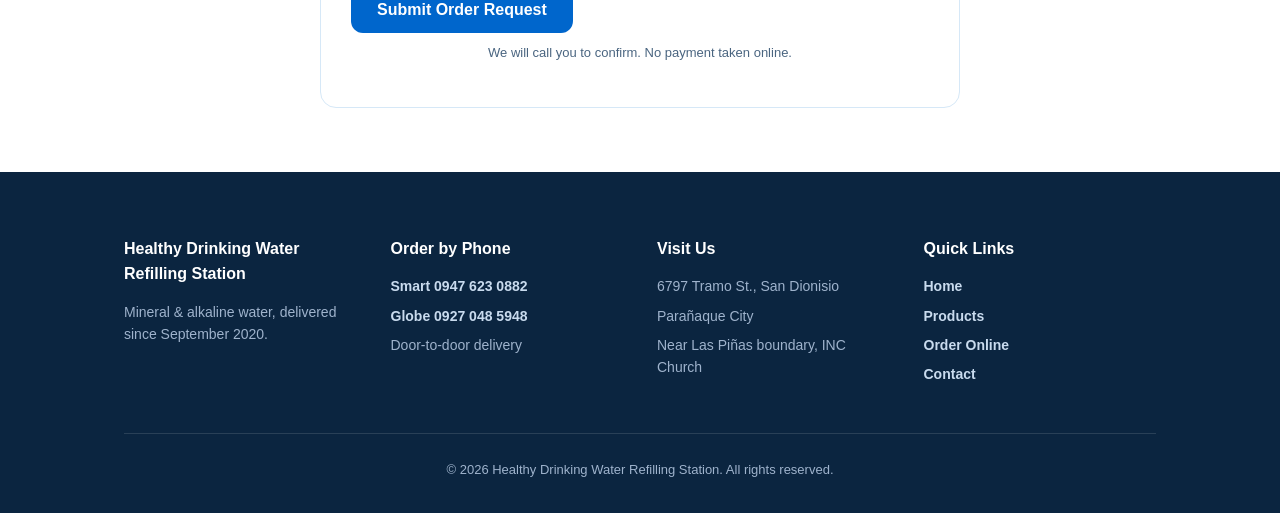
<file: pages/order.html>
<!DOCTYPE html>
<html lang="en">
<head>
<meta charset="utf-8">
<meta name="viewport" content="width=device-width, initial-scale=1">
<title>Order Water Online | Healthy Drinking Water Refilling Station</title>
<meta name="description" content="Order mineral & alkaline water online for door-to-door delivery in Parañaque. Call Smart 0947 623 0882 or Globe 0927 048 5948.">
<meta name="theme-color" content="#0066CC">
<link rel="icon" type="image/svg+xml" href="../assets/logo.png">
<link rel="stylesheet" href="../assets/styles.css">
<style>
  .order-form{max-width:640px;margin:0 auto;background:#fff;border:1px solid var(--line);border-radius:16px;padding:30px}
  .field{margin-bottom:16px}
  .field label{display:block;font-weight:700;font-size:14px;margin-bottom:6px;color:var(--blue)}
  .field input,.field select,.field textarea{width:100%;padding:12px 14px;border:1px solid var(--line);border-radius:10px;font-size:15px;font-family:inherit}
  .field textarea{resize:vertical;min-height:80px}
  .field .hint{font-size:12px;color:var(--muted);margin-top:4px}
  .radio-row{display:flex;gap:12px;flex-wrap:wrap}
  .radio-row label{flex:1;min-width:140px;background:var(--ice);border:1px solid var(--line);border-radius:10px;padding:12px 14px;font-weight:600;cursor:pointer;font-size:14px}
  .radio-row input{margin-right:6px}
  .qty-row{display:flex;align-items:center;gap:10px;margin-bottom:10px}
  .qty-row button{width:34px;height:34px;border-radius:8px;border:1px solid var(--line);background:#fff;font-size:18px;font-weight:800;cursor:pointer;color:var(--blue)}
  .qty-row button:hover{background:var(--ice)}
  .qty-row .qty{min-width:36px;text-align:center;font-weight:700}
  .summary{background:var(--ice);border-radius:12px;padding:16px 20px;margin:18px 0;font-size:15px}
  .summary b{color:var(--blue)}
  .success{display:none;background:#E7F7EF;border:1px solid #B7E4C7;border-radius:12px;padding:16px 20px;margin-top:18px;font-weight:600;color:#0B7A4B}
  .error{display:none;background:#FDECEA;border:1px solid #F5C6C0;border-radius:12px;padding:16px 20px;margin-top:18px;font-weight:600;color:#B42318}
</style>
</head>
<body>
<a href="#main" class="skip-link">Skip to main content</a>

<header>
  <nav class="container nav">
    <a href="../index.html"><img class="nav-logo" src="../assets/logo.png" alt="Healthy Drinking Water Refilling Station"></a>
    <div class="nav-links">
      <a href="../index.html">Home</a>
      <a href="../index.html#products">Products</a>
      <a href="order.html">Order Online</a>
      <a href="contact.html">Contact</a>
    </div>
    <a class="btn btn-primary nav-cta" href="tel:+639476230882">Call for Delivery</a>
    <a class="btn btn-primary mobile-call" href="tel:+639476230882">Call</a>
  </nav>
</header>

<main id="main">

  <section class="hero" style="padding:48px 24px 52px">
    <div class="logo-wrap" style="width:96px;height:96px"><img src="../assets/logo.png" alt="Logo"></div>
    <h1>Order Water Online</h1>
    <p>Fill out the form below and we'll call you to confirm your delivery. Rain or shine.</p>
  </section>

  <section class="section">
    <div class="container">
      <div class="order-form">
        <form id="orderForm" novalidate>

          <div class="field">
            <label for="name">Full Name *</label>
            <input type="text" id="name" name="name" required placeholder="Juan dela Cruz">
          </div>

          <div class="field">
            <label for="phone">Mobile Number *</label>
            <input type="tel" id="phone" name="phone" required placeholder="09XX-XXX-XXXX">
            <p class="hint">We'll call this number to confirm your order.</p>
          </div>

          <div class="field">
            <label for="address">Delivery Address *</label>
            <textarea id="address" name="address" required placeholder="Street, barangay, city"></textarea>
          </div>

          <div class="field">
            <label>Water Type *</label>
            <div class="radio-row">
              <label><input type="radio" name="waterType" value="Mineral" required> Mineral</label>
              <label><input type="radio" name="waterType" value="Alkaline" required> Alkaline</label>
              <label><input type="radio" name="waterType" value="Both" required> Both</label>
            </div>
          </div>

          <div class="field">
            <label for="containers">Number of Containers *</label>
            <input type="number" id="containers" name="containers" min="1" max="50" required placeholder="e.g. 5">
          </div>

          <div class="field">
            <label for="colored">Colored Containers (Php 200 each)</label>
            <input type="number" id="colored" name="colored" min="0" max="20" placeholder="0">
          </div>

          <div class="field">
            <label for="date">Preferred Delivery Date</label>
            <input type="date" id="date" name="date">
          </div>

          <div class="field">
            <label for="time">Preferred Time</label>
            <select id="time" name="time">
              <option value="">Select a time</option>
              <option value="Morning">Morning (8AM - 12NN)</option>
              <option value="Afternoon">Afternoon (12NN - 5PM)</option>
              <option value="Evening">Evening (5PM - 8PM)</option>
            </select>
          </div>

          <div class="field">
            <label for="notes">Notes / Special Instructions</label>
            <textarea id="notes" name="notes" placeholder="Gate code, landmark, etc."></textarea>
          </div>

          <div class="summary" id="summary">
            <b>Order Summary</b>
            <div id="summaryLines">Fill out the form to see your order summary.</div>
          </div>

          <button type="submit" class="btn btn-primary btn-block">Submit Order Request</button>
          <p style="text-align:center;font-size:13px;color:var(--muted);margin-top:10px">
            We will call you to confirm. No payment taken online.
          </p>

          <div class="success" id="successMsg">
            <div id="successText">Almost done — choose how to send your order:</div>
            <p style="margin:12px 0 0;display:flex;gap:10px;flex-wrap:wrap">
              <a class="btn btn-secondary" id="sendSms" href="#">Send by SMS</a>
              <a class="btn btn-secondary" id="sendWa" href="#" rel="noopener">Send by WhatsApp</a>
            </p>
            <p style="margin:12px 0 0;font-size:13px;font-weight:400;color:#0B7A4B">
              Or call us directly: <a href="tel:+639476230882">0947 623 0882</a> / <a href="tel:+639270485948">0927 048 5948</a>
            </p>
          </div>
          <div class="error" id="errorMsg">
            Please fill in all required fields marked with *.
          </div>

        </form>
      </div>
    </div>
  </section>

</main>

<footer>
  <div class="container">
    <div class="footer-grid">
      <div class="footer-col">
        <h4>Healthy Drinking Water<br>Refilling Station</h4>
        <p style="color:#9FB3CC;font-size:14px;margin:0">Mineral &amp; alkaline water, delivered since September 2020.</p>
      </div>
      <div class="footer-col">
        <h4>Order by Phone</h4>
        <ul>
          <li><a href="tel:+639476230882">Smart 0947 623 0882</a></li>
          <li><a href="tel:+639270485948">Globe 0927 048 5948</a></li>
          <li>Door-to-door delivery</li>
        </ul>
      </div>
      <div class="footer-col">
        <h4>Visit Us</h4>
        <ul>
          <li>6797 Tramo St., San Dionisio</li>
          <li>Parañaque City</li>
          <li>Near Las Piñas boundary, INC Church</li>
        </ul>
      </div>
      <div class="footer-col">
        <h4>Quick Links</h4>
        <ul>
          <li><a href="../index.html">Home</a></li>
          <li><a href="../index.html#products">Products</a></li>
          <li><a href="order.html">Order Online</a></li>
          <li><a href="contact.html">Contact</a></li>
        </ul>
      </div>
    </div>
    <div class="footer-bottom">
      &copy; 2026 Healthy Drinking Water Refilling Station. All rights reserved.
    </div>
  </div>
</footer>

<script>
var form = document.getElementById('orderForm');
var summaryLines = document.getElementById('summaryLines');

function updateSummary(){
  var name = document.getElementById('name').value.trim();
  var phone = document.getElementById('phone').value.trim();
  var address = document.getElementById('address').value.trim();
  var waterType = form.querySelector('input[name="waterType"]:checked');
  var containers = document.getElementById('containers').value;
  var colored = document.getElementById('colored').value || 0;
  var date = document.getElementById('date').value;
  var time = document.getElementById('time').value;

  var lines = [];
  if(name) lines.push('Name: <b>' + name + '</b>');
  if(phone) lines.push('Phone: <b>' + phone + '</b>');
  if(address) lines.push('Address: <b>' + address + '</b>');
  if(waterType) lines.push('Water type: <b>' + waterType.value + '</b>');
  if(containers) lines.push('Containers: <b>' + containers + '</b>');
  if(colored && colored > 0) lines.push('Colored containers: <b>' + colored + ' (Php ' + (colored*200) + ')</b>');
  if(date) lines.push('Date: <b>' + date + '</b>');
  if(time) lines.push('Time: <b>' + time + '</b>');

  summaryLines.innerHTML = lines.length ? lines.join('<br>') : 'Fill out the form to see your order summary.';
}

form.addEventListener('input', updateSummary);
form.addEventListener('change', updateSummary);

form.addEventListener('submit', function(e){
  e.preventDefault();
  var success = document.getElementById('successMsg');
  var error = document.getElementById('errorMsg');
  var successText = document.getElementById('successText');
  var btnSms = document.getElementById('sendSms');
  var btnWa = document.getElementById('sendWa');

  var name = document.getElementById('name').value.trim();
  var phone = document.getElementById('phone').value.trim();
  var address = document.getElementById('address').value.trim();
  var waterType = form.querySelector('input[name="waterType"]:checked');
  var containers = document.getElementById('containers').value;
  var colored = document.getElementById('colored').value || 0;
  var date = document.getElementById('date').value;
  var time = document.getElementById('time').value;
  var notes = document.getElementById('notes').value.trim();

  if(!name || !phone || !address || !waterType || !containers){
    error.style.display = 'block';
    success.style.display = 'none';
    return;
  }

  var msg = "Order from Healthy Drinking Water Refilling Station:\n";
  msg += "Name: " + name + "\n";
  msg += "Phone: " + phone + "\n";
  msg += "Address: " + address + "\n";
  msg += "Water type: " + waterType.value + "\n";
  msg += "Containers: " + containers + "\n";
  if(colored > 0) msg += "Colored containers: " + colored + "\n";
  if(date) msg += "Date: " + date + "\n";
  if(time) msg += "Time: " + time + "\n";
  if(notes) msg += "Notes: " + notes + "\n";

  var smsLink = "sms:+639476230882?body=" + encodeURIComponent(msg);
  var waLink = "https://wa.me/639476230882?text=" + encodeURIComponent(msg);

  btnSms.href = smsLink;
  btnWa.href = waLink;

  error.style.display = 'none';
  success.style.display = 'block';
  successText.textContent = "Order ready — send it by SMS or WhatsApp:";
  form.reset();
  updateSummary();
});
</script>
</body>
</html>
</file>
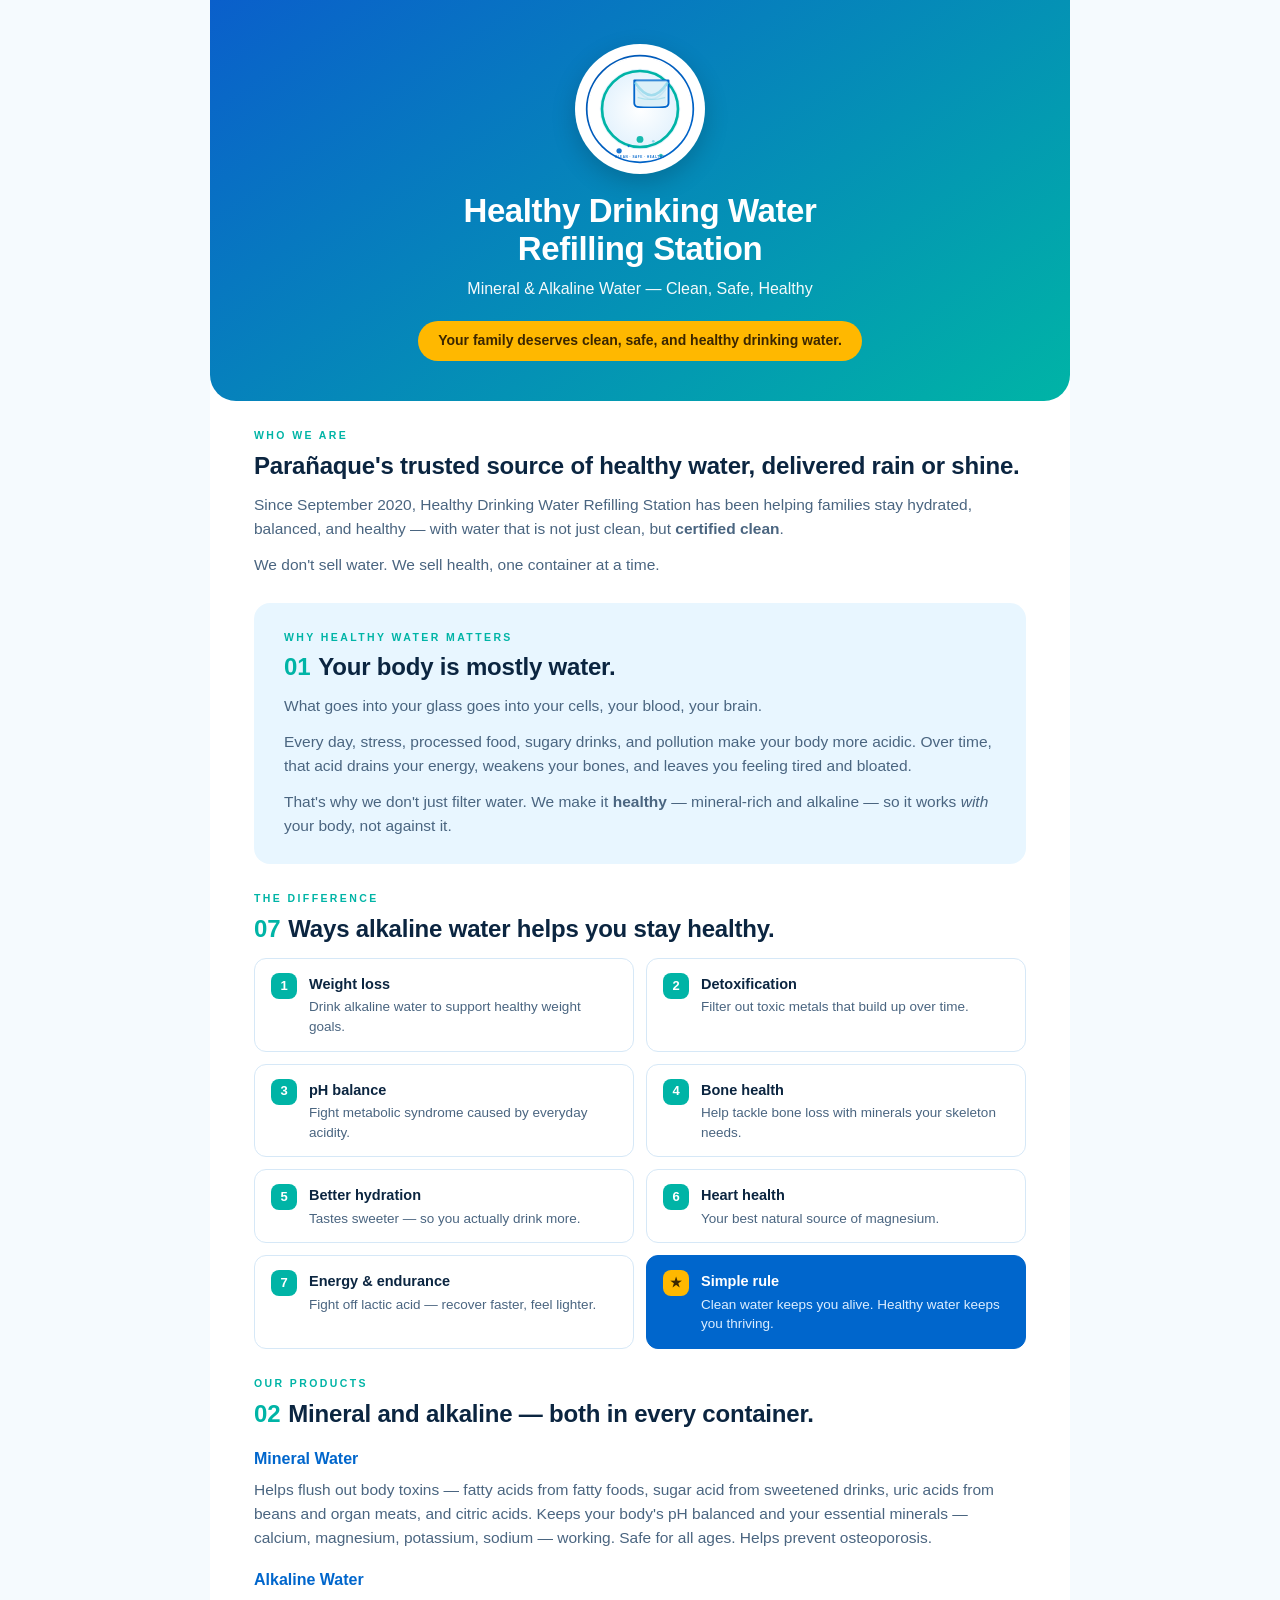
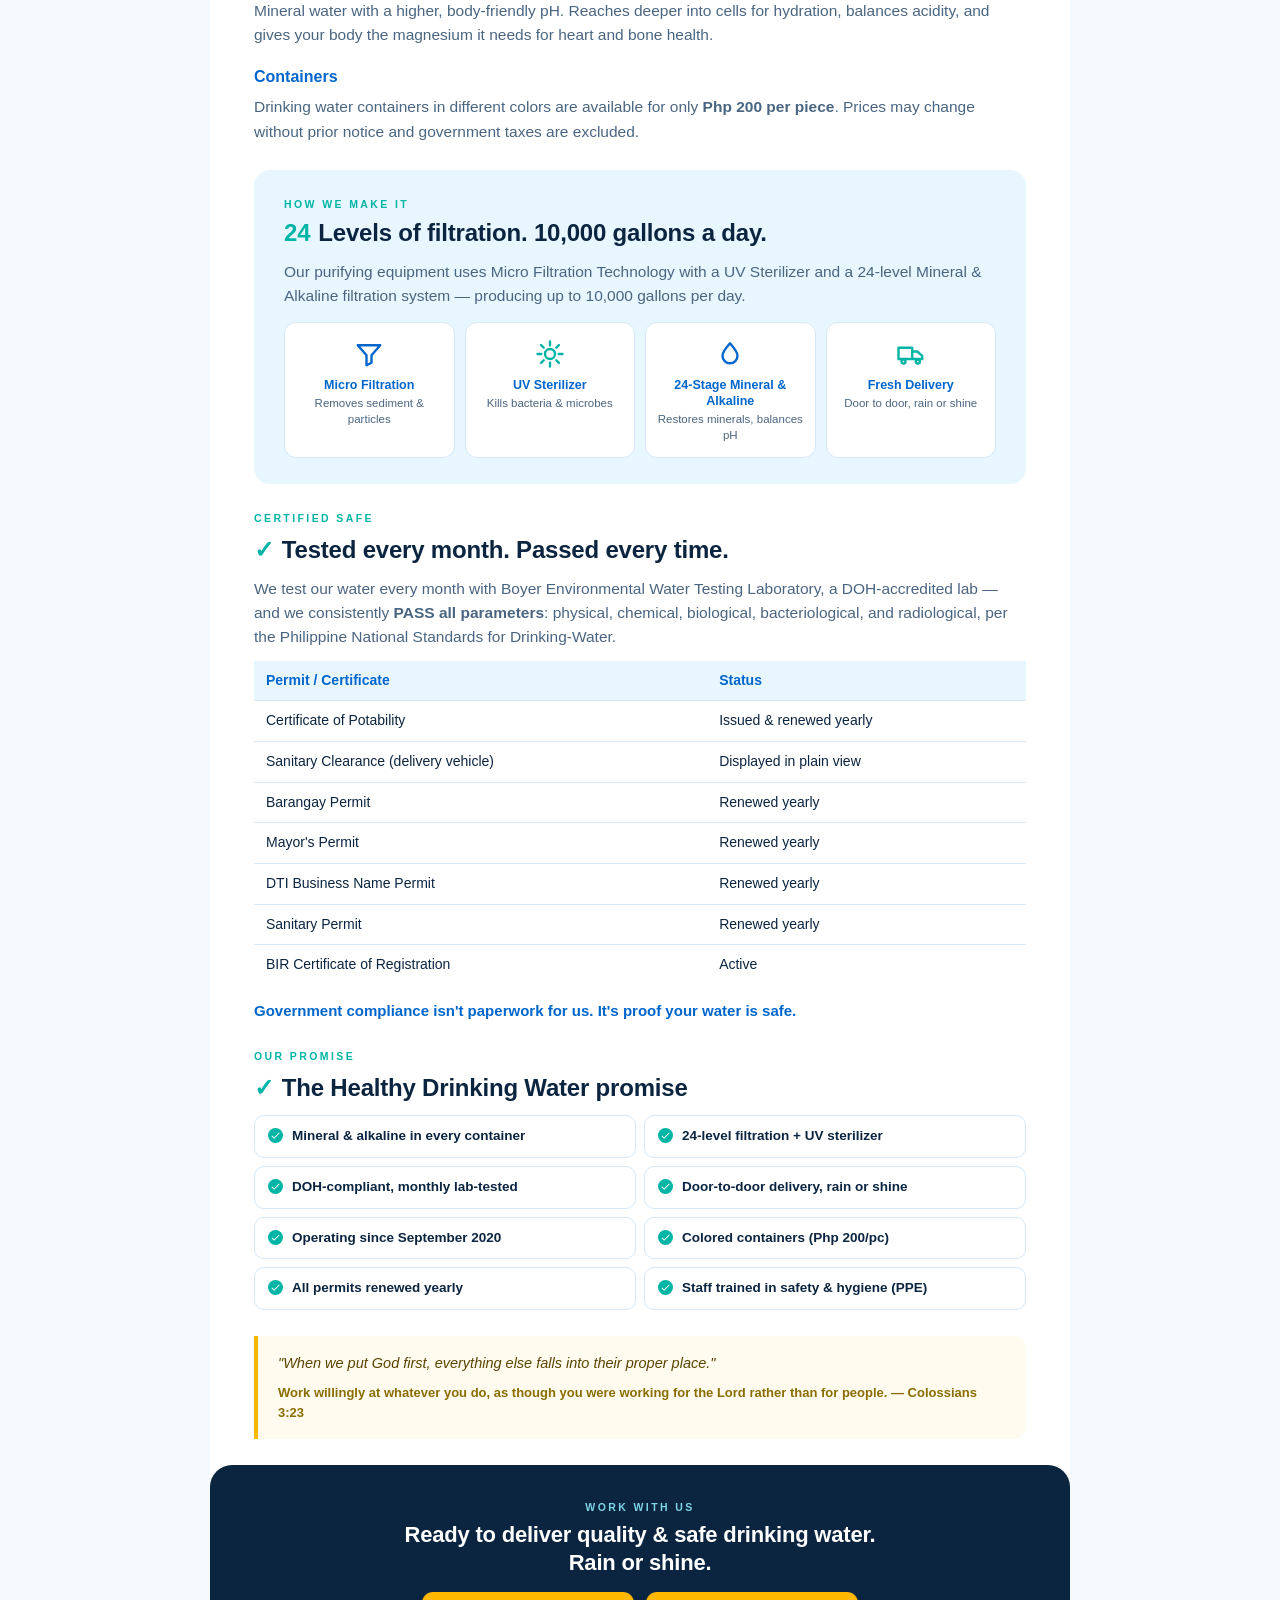
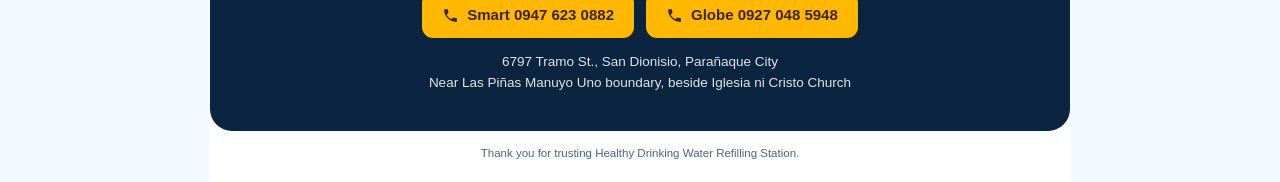
<file: marketing/context/company-profile.html>
<!DOCTYPE html>
<html lang="en">
<head>
<meta charset="utf-8">
<meta name="viewport" content="width=device-width, initial-scale=1">
<title>Healthy Drinking Water Refilling Station — Company Profile</title>
<style>
  @page { size: A4; margin: 12mm 12mm 10mm 12mm; }
  :root{
    --blue:#0066CC; --blue-dark:#004E9E; --teal:#00B4A6; --teal-light:#7FD4E8;
    --amber:#FFB800; --ice:#E8F6FF; --ink:#0B2540; --muted:#4A6580; --line:#D6E8F7;
  }
  *{box-sizing:border-box; -webkit-print-color-adjust:exact; print-color-adjust:exact}
  body{margin:0;font-family:"Segoe UI",Inter,Arial,sans-serif;color:var(--ink);background:#F5FAFE;line-height:1.55;font-size:15px}
  .sheet{max-width:860px;margin:0 auto;background:#fff;padding:0 0 1px}

  /* ---------- HERO ---------- */
  .hero{background:linear-gradient(145deg,#0A5FCB 0%,#00B4A6 100%);color:#fff;text-align:center;padding:44px 44px 40px;border-radius:0 0 26px 26px;page-break-inside:avoid;page-break-after:avoid}
  .hero img{width:130px;height:130px;border-radius:50%;background:#fff;padding:8px;display:block;margin:0 auto 18px;box-shadow:0 8px 24px rgba(0,0,0,.18)}
  .hero h1{font-size:33px;line-height:1.16;margin:0 0 8px;letter-spacing:-.4px}
  .hero .sub{font-size:16px;margin:0 0 20px;opacity:.96}
  .pill{display:inline-block;background:var(--amber);color:#3B2600;font-weight:700;font-size:14px;padding:9px 20px;border-radius:999px}

  /* ---------- SECTIONS ---------- */
  .block{margin:26px 0 0;padding:0 44px}
  .kicker{text-transform:uppercase;letter-spacing:2.4px;font-size:10.5px;font-weight:800;color:var(--teal);margin:0 0 8px}
  h2{font-size:24px;line-height:1.25;margin:0 0 12px;letter-spacing:-.2px;page-break-after:avoid}
  h2 .num{color:var(--teal);font-weight:800;margin-right:8px}
  h3{font-size:16px;margin:18px 0 6px;color:var(--blue);page-break-after:avoid}
  p{margin:0 0 12px}
  .lead{color:var(--muted);font-size:15.5px}

  .panel{background:var(--ice);border-radius:16px;padding:26px 30px;page-break-inside:avoid}
  .panel .kicker{margin-bottom:6px}

  /* ---------- BENEFIT GRID ---------- */
  .grid{display:grid;grid-template-columns:1fr 1fr;gap:12px;page-break-inside:avoid;margin-top:14px}
  .card{background:#fff;border:1px solid var(--line);border-radius:12px;padding:14px 16px;display:flex;gap:12px;align-items:flex-start}
  .card .n{flex:0 0 26px;height:26px;border-radius:8px;background:var(--teal);color:#fff;font-weight:800;font-size:13px;display:flex;align-items:center;justify-content:center}
  .card h4{margin:0 0 2px;font-size:14.5px}
  .card p{margin:0;font-size:13.5px;color:var(--muted);line-height:1.45}
  .card.accent{background:var(--blue);border-color:var(--blue)}
  .card.accent h4{color:#fff}
  .card.accent p{color:#DCEEFF}
  .card.accent .n{background:var(--amber);color:#3B2600}

  /* ---------- STEP FLOW ---------- */
  .steps{display:grid;grid-template-columns:repeat(4,1fr);gap:10px;margin-top:14px;page-break-inside:avoid}
  .step{text-align:center;background:#fff;border:1px solid var(--line);border-radius:12px;padding:16px 8px 14px}
  .step svg{width:30px;height:30px;display:block;margin:0 auto 8px}
  .step b{display:block;font-size:12.5px;color:var(--blue);line-height:1.3;margin-bottom:3px}
  .step span{font-size:11.5px;color:var(--muted);line-height:1.35;display:block}

  /* ---------- TABLE ---------- */
  table{width:100%;border-collapse:collapse;margin:12px 0 0;page-break-inside:avoid;font-size:14px}
  th,td{text-align:left;padding:9px 12px;border-bottom:1px solid var(--line)}
  th{background:var(--ice);color:var(--blue);font-weight:700}
  tr:last-child td{border-bottom:none}

  /* ---------- CHECKS ---------- */
  .checks{list-style:none;padding:0;margin:10px 0 0;display:grid;grid-template-columns:1fr 1fr;gap:8px;page-break-inside:avoid}
  .checks li{background:#fff;border:1px solid var(--line);border-radius:10px;padding:10px 13px;font-weight:600;font-size:13.5px;display:flex;gap:9px;align-items:flex-start}
  .checks li::before{content:"";flex:0 0 15px;height:15px;margin-top:2px;border-radius:50%;background:var(--teal);
    background-image:url("data:image/svg+xml;charset=utf-8,%3Csvg xmlns='http://www.w3.org/2000/svg' viewBox='0 0 24 24'%3E%3Cpath fill='white' d='M9 16.2 4.8 12l-1.4 1.4L9 19 21 7l-1.4-1.4z'/%3E%3C/svg%3E");
    background-size:11px 11px;background-repeat:no-repeat;background-position:center}

  /* ---------- VERSE ---------- */
  .verse{border-left:4px solid var(--amber);background:#FFFBEF;padding:16px 20px;border-radius:0 12px 12px 0;font-style:italic;color:#5A4500;page-break-inside:avoid;font-size:14.5px}
  .verse small{display:block;font-style:normal;margin-top:8px;font-weight:700;color:#8A6D00;font-size:13px}

  /* ---------- CONTACT ---------- */
  .contact{background:var(--ink);color:#fff;text-align:center;padding:34px 44px 38px;margin-top:26px;border-radius:22px;page-break-inside:avoid}
  .contact h2{color:#fff;font-size:22px;margin:0 0 16px}
  .contact .kicker{color:var(--teal-light);margin-bottom:6px}
  .phones{display:flex;gap:12px;justify-content:center;flex-wrap:wrap;margin:0 0 14px}
  .phones a{background:var(--amber);color:#3B2600;font-weight:800;text-decoration:none;padding:11px 20px;border-radius:11px;font-size:15px;display:inline-flex;align-items:center;gap:8px}
  .phones svg{width:17px;height:17px}
  .addr{font-size:13.5px;opacity:.88;margin:0}

  .foot{text-align:center;color:var(--muted);font-size:11.5px;padding:14px 0 6px}

  @media(max-width:720px){
    .hero{padding-left:24px;padding-right:24px}
    .block{padding:0 22px}
    .grid,.steps,.checks{grid-template-columns:1fr}
    .hero h1{font-size:26px}
  }
</style>
</head>
<body>
<div class="sheet">

  <header class="hero">
    <img src="assets/logo.svg" alt="Healthy Drinking Water Refilling Station logo">
    <h1>Healthy Drinking Water<br>Refilling Station</h1>
    <p class="sub">Mineral &amp; Alkaline Water — Clean, Safe, Healthy</p>
    <span class="pill">Your family deserves clean, safe, and healthy drinking water.</span>
  </header>

  <div class="block">
    <p class="kicker">Who we are</p>
    <h2>Parañaque's trusted source of healthy water, delivered rain or shine.</h2>
    <p class="lead">Since September 2020, Healthy Drinking Water Refilling Station has been helping families stay hydrated, balanced, and healthy — with water that is not just clean, but <strong>certified clean</strong>.</p>
    <p class="lead">We don't sell water. We sell health, one container at a time.</p>
  </div>

  <div class="block">
    <div class="panel">
      <p class="kicker">Why healthy water matters</p>
      <h2><span class="num">01</span>Your body is mostly water.</h2>
      <p class="lead">What goes into your glass goes into your cells, your blood, your brain.</p>
      <p class="lead">Every day, stress, processed food, sugary drinks, and pollution make your body more acidic. Over time, that acid drains your energy, weakens your bones, and leaves you feeling tired and bloated.</p>
      <p class="lead" style="margin:0">That's why we don't just filter water. We make it <strong>healthy</strong> — mineral-rich and alkaline — so it works <em>with</em> your body, not against it.</p>
    </div>
  </div>

  <div class="block">
    <p class="kicker">The difference</p>
    <h2><span class="num">07</span>Ways alkaline water helps you stay healthy.</h2>
    <div class="grid">
      <div class="card"><span class="n">1</span><div><h4>Weight loss</h4><p>Drink alkaline water to support healthy weight goals.</p></div></div>
      <div class="card"><span class="n">2</span><div><h4>Detoxification</h4><p>Filter out toxic metals that build up over time.</p></div></div>
      <div class="card"><span class="n">3</span><div><h4>pH balance</h4><p>Fight metabolic syndrome caused by everyday acidity.</p></div></div>
      <div class="card"><span class="n">4</span><div><h4>Bone health</h4><p>Help tackle bone loss with minerals your skeleton needs.</p></div></div>
      <div class="card"><span class="n">5</span><div><h4>Better hydration</h4><p>Tastes sweeter — so you actually drink more.</p></div></div>
      <div class="card"><span class="n">6</span><div><h4>Heart health</h4><p>Your best natural source of magnesium.</p></div></div>
      <div class="card"><span class="n">7</span><div><h4>Energy &amp; endurance</h4><p>Fight off lactic acid — recover faster, feel lighter.</p></div></div>
      <div class="card accent"><span class="n">★</span><div><h4>Simple rule</h4><p>Clean water keeps you alive. Healthy water keeps you thriving.</p></div></div>
    </div>
  </div>

  <div class="block">
    <p class="kicker">Our products</p>
    <h2><span class="num">02</span>Mineral and alkaline — both in every container.</h2>
    <h3>Mineral Water</h3>
    <p class="lead">Helps flush out body toxins — fatty acids from fatty foods, sugar acid from sweetened drinks, uric acids from beans and organ meats, and citric acids. Keeps your body's pH balanced and your essential minerals — calcium, magnesium, potassium, sodium — working. Safe for all ages. Helps prevent osteoporosis.</p>
    <h3>Alkaline Water</h3>
    <p class="lead">Mineral water with a higher, body-friendly pH. Reaches deeper into cells for hydration, balances acidity, and gives your body the magnesium it needs for heart and bone health.</p>
    <h3>Containers</h3>
    <p class="lead" style="margin:0">Drinking water containers in different colors are available for only <strong>Php 200 per piece</strong>. Prices may change without prior notice and government taxes are excluded.</p>
  </div>

  <div class="block">
    <div class="panel">
      <p class="kicker">How we make it</p>
      <h2><span class="num">24</span>Levels of filtration. 10,000 gallons a day.</h2>
      <p class="lead">Our purifying equipment uses Micro Filtration Technology with a UV Sterilizer and a 24-level Mineral &amp; Alkaline filtration system — producing up to 10,000 gallons per day.</p>
      <div class="steps">
        <div class="step">
          <svg viewBox="0 0 24 24" fill="none" stroke="#0066CC" stroke-width="1.9" stroke-linecap="round" stroke-linejoin="round"><path d="M3 5h18l-7 8v6l-4 2v-8z"/></svg>
          <b>Micro Filtration</b><span>Removes sediment &amp; particles</span>
        </div>
        <div class="step">
          <svg viewBox="0 0 24 24" fill="none" stroke="#00B4A6" stroke-width="1.9" stroke-linecap="round" stroke-linejoin="round"><circle cx="12" cy="12" r="4"/><path d="M12 2v3M12 19v3M2 12h3M19 12h3M4.9 4.9l2.1 2.1M17 17l2.1 2.1M19.1 4.9L17 7M7 17l-2.1 2.1"/></svg>
          <b>UV Sterilizer</b><span>Kills bacteria &amp; microbes</span>
        </div>
        <div class="step">
          <svg viewBox="0 0 24 24" fill="none" stroke="#0066CC" stroke-width="1.9" stroke-linecap="round" stroke-linejoin="round"><path d="M12 3.5c3.2 3.6 6 6.7 6 9.9a6 6 0 0 1-12 0c0-3.2 2.8-6.3 6-9.9z"/></svg>
          <b>24-Stage Mineral &amp; Alkaline</b><span>Restores minerals, balances pH</span>
        </div>
        <div class="step">
          <svg viewBox="0 0 24 24" fill="none" stroke="#00B4A6" stroke-width="1.9" stroke-linecap="round" stroke-linejoin="round"><path d="M2 7h11v9H2zM13 10h4l4 3.5V16h-8z"/><circle cx="6" cy="18" r="1.6"/><circle cx="17.5" cy="18" r="1.6"/></svg>
          <b>Fresh Delivery</b><span>Door to door, rain or shine</span>
        </div>
      </div>
    </div>
  </div>

  <div class="block">
    <p class="kicker">Certified safe</p>
    <h2><span class="num">✓</span>Tested every month. Passed every time.</h2>
    <p class="lead">We test our water every month with Boyer Environmental Water Testing Laboratory, a DOH-accredited lab — and we consistently <strong>PASS all parameters</strong>: physical, chemical, biological, bacteriological, and radiological, per the Philippine National Standards for Drinking-Water.</p>
    <table>
      <tr><th>Permit / Certificate</th><th>Status</th></tr>
      <tr><td>Certificate of Potability</td><td>Issued &amp; renewed yearly</td></tr>
      <tr><td>Sanitary Clearance (delivery vehicle)</td><td>Displayed in plain view</td></tr>
      <tr><td>Barangay Permit</td><td>Renewed yearly</td></tr>
      <tr><td>Mayor's Permit</td><td>Renewed yearly</td></tr>
      <tr><td>DTI Business Name Permit</td><td>Renewed yearly</td></tr>
      <tr><td>Sanitary Permit</td><td>Renewed yearly</td></tr>
      <tr><td>BIR Certificate of Registration</td><td>Active</td></tr>
    </table>
    <p style="margin:14px 0 0;font-weight:700;color:var(--blue)">Government compliance isn't paperwork for us. It's proof your water is safe.</p>
  </div>

  <div class="block">
    <p class="kicker">Our promise</p>
    <h2><span class="num">✓</span>The Healthy Drinking Water promise</h2>
    <ul class="checks">
      <li>Mineral &amp; alkaline in every container</li>
      <li>24-level filtration + UV sterilizer</li>
      <li>DOH-compliant, monthly lab-tested</li>
      <li>Door-to-door delivery, rain or shine</li>
      <li>Operating since September 2020</li>
      <li>Colored containers (Php 200/pc)</li>
      <li>All permits renewed yearly</li>
      <li>Staff trained in safety &amp; hygiene (PPE)</li>
    </ul>
  </div>

  <div class="block">
    <div class="verse">
      "When we put God first, everything else falls into their proper place."
      <small>Work willingly at whatever you do, as though you were working for the Lord rather than for people. — Colossians 3:23</small>
    </div>
  </div>

  <footer class="contact">
    <p class="kicker">Work with us</p>
    <h2>Ready to deliver quality &amp; safe drinking water.<br>Rain or shine.</h2>
    <div class="phones">
      <a href="tel:+639476230882"><svg viewBox="0 0 24 24" fill="currentColor"><path d="M6.6 10.8a15.1 15.1 0 0 0 6.6 6.6l2.2-2.2a1 1 0 0 1 1-.25 11.4 11.4 0 0 0 3.6.57 1 1 0 0 1 1 1V20a1 1 0 0 1-1 1A17 17 0 0 1 3 4a1 1 0 0 1 1-1h3.5a1 1 0 0 1 1 1 11.4 11.4 0 0 0 .57 3.6 1 1 0 0 1-.25 1z"/></svg>Smart 0947 623 0882</a>
      <a href="tel:+639270485948"><svg viewBox="0 0 24 24" fill="currentColor"><path d="M6.6 10.8a15.1 15.1 0 0 0 6.6 6.6l2.2-2.2a1 1 0 0 1 1-.25 11.4 11.4 0 0 0 3.6.57 1 1 0 0 1 1 1V20a1 1 0 0 1-1 1A17 17 0 0 1 3 4a1 1 0 0 1 1-1h3.5a1 1 0 0 1 1 1 11.4 11.4 0 0 0 .57 3.6 1 1 0 0 1-.25 1z"/></svg>Globe 0927 048 5948</a>
    </div>
    <p class="addr">6797 Tramo St., San Dionisio, Parañaque City<br>Near Las Piñas Manuyo Uno boundary, beside Iglesia ni Cristo Church</p>
  </footer>

  <p class="foot">Thank you for trusting Healthy Drinking Water Refilling Station.</p>

</div>
</body>
</html>
</file>
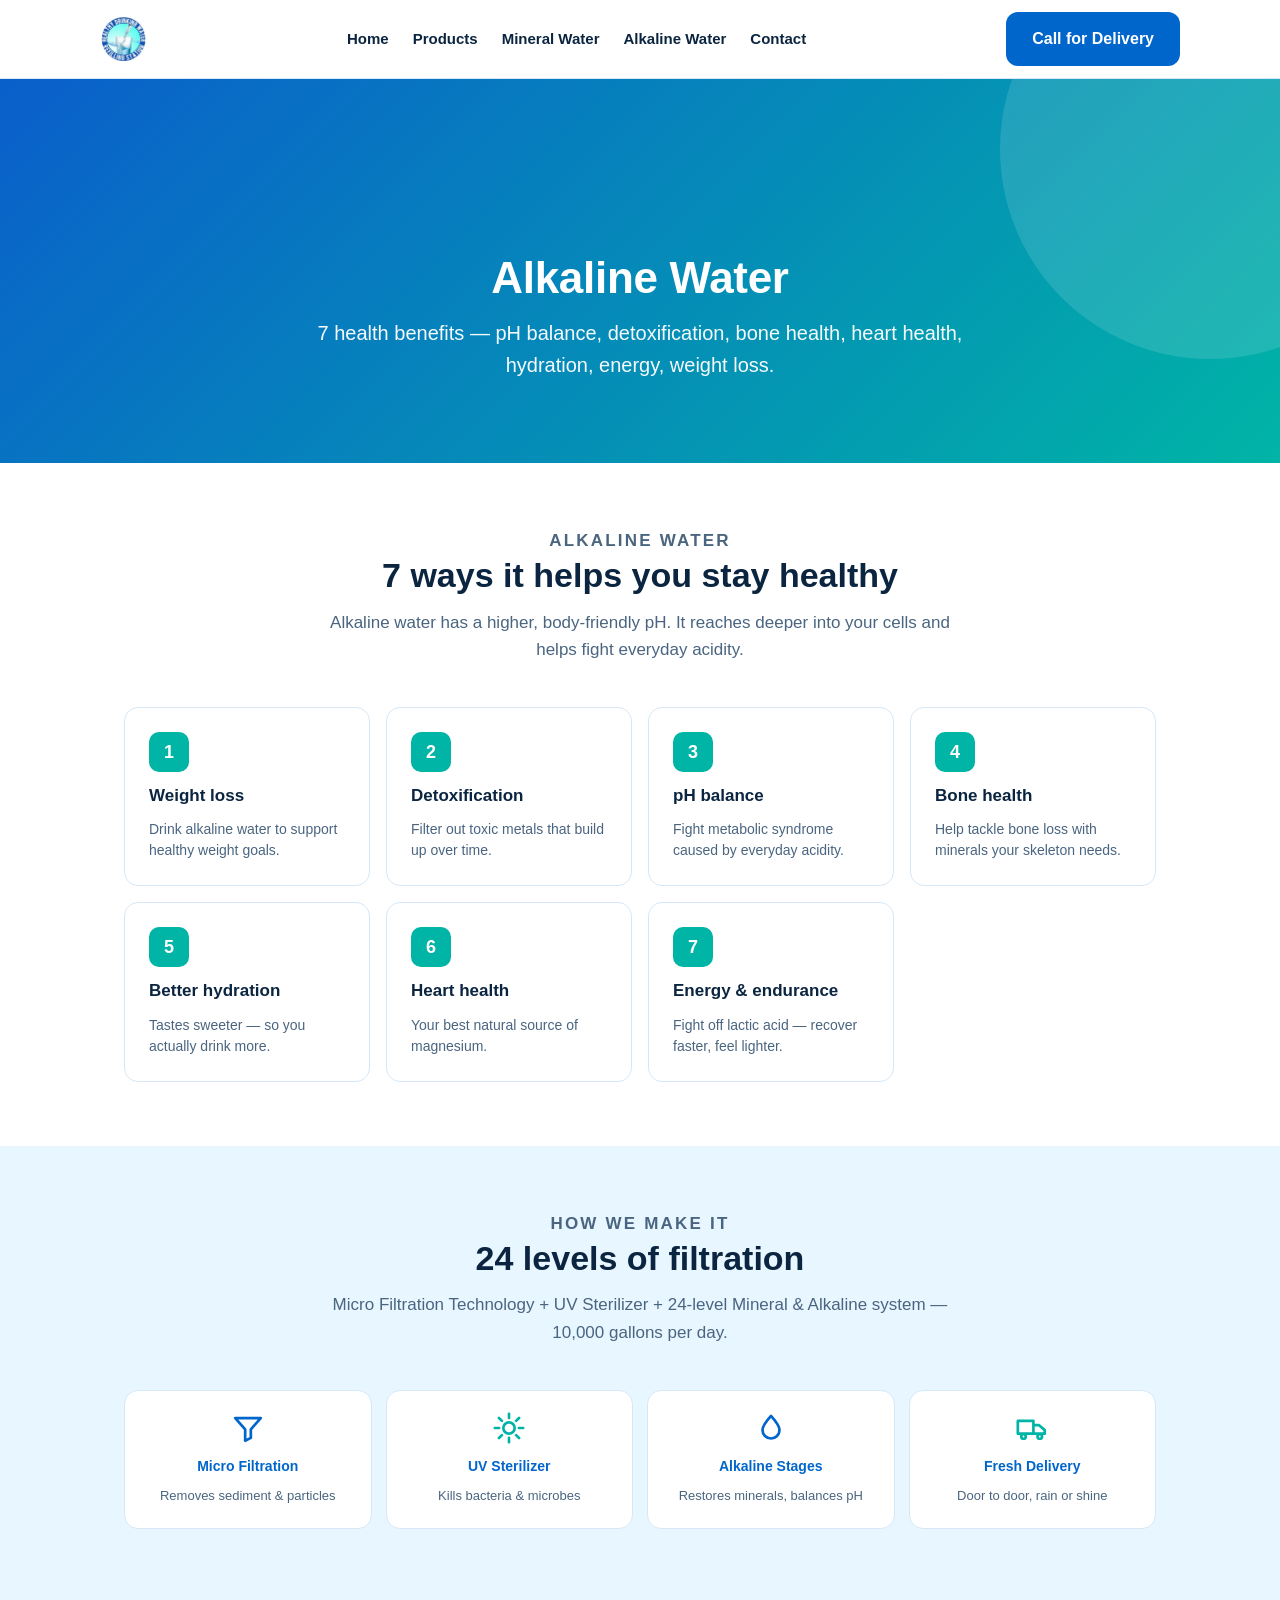
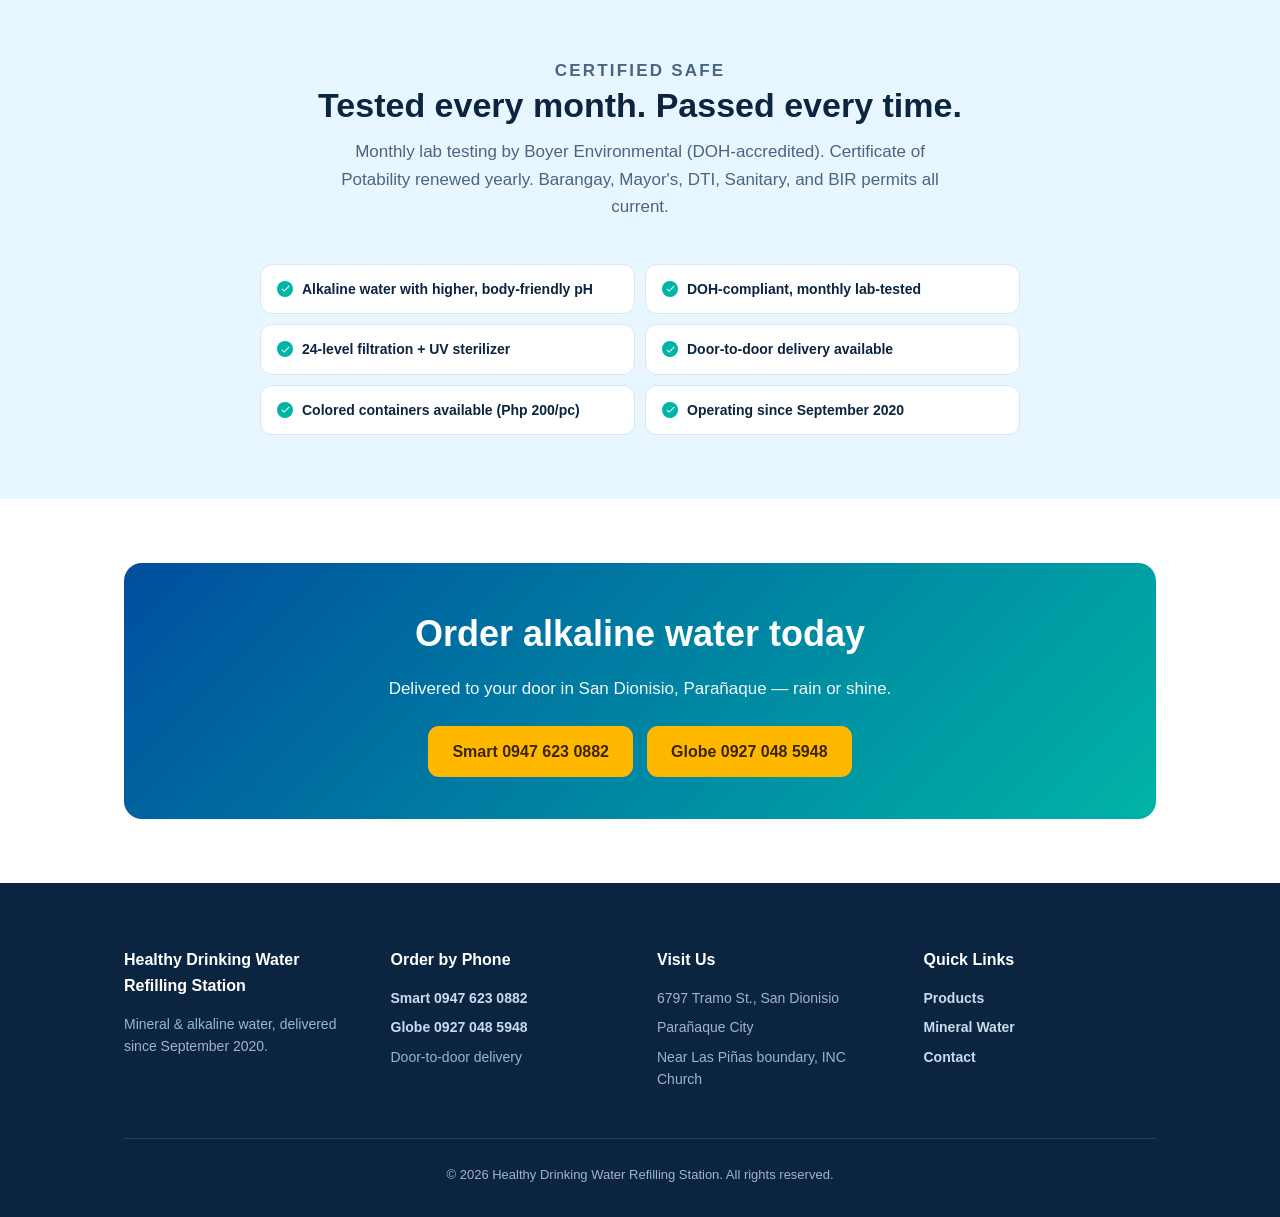
<file: pages/products/alkaline-water.html>
<!DOCTYPE html>
<html lang="en">
<head>
<meta charset="utf-8">
<meta name="viewport" content="width=device-width, initial-scale=1">
<title>Alkaline Water | Healthy Drinking Water Refilling Station</title>
<meta name="description" content="Alkaline water from Healthy Drinking Water Refilling Station — pH balance, detox, heart health, energy. Delivered in Parañaque.">
<meta name="theme-color" content="#0066CC">
<link rel="icon" type="image/svg+xml" href="../../assets/logo.png">
<link rel="stylesheet" href="../../assets/styles.css">
</head>
<body>
<a href="#main" class="skip-link">Skip to main content</a>

<header>
  <nav class="container nav">
    <a href="../../index.html"><img class="nav-logo" src="../../assets/logo.png" alt="Healthy Drinking Water Refilling Station"></a>
    <div class="nav-links">
      <a href="../../index.html">Home</a>
      <a href="../../index.html#products">Products</a>
      <a href="mineral-water.html">Mineral Water</a>
      <a href="alkaline-water.html">Alkaline Water</a>
      <a href="../../pages/contact.html">Contact</a>
    </div>
    <a class="btn btn-primary nav-cta" href="tel:+639476230882">Call for Delivery</a>
    <a class="btn btn-primary mobile-call" href="tel:+639476230882">Call</a>
  </nav>
</header>

<main id="main">

  <section class="hero" style="padding:52px 24px 56px">
    <div class="logo-wrap" style="width:96px;height:96px"><img src="../../assets/logo.png" alt="Logo"></div>
    <h1>Alkaline Water</h1>
    <p>7 health benefits — pH balance, detoxification, bone health, heart health, hydration, energy, weight loss.</p>
  </section>

  <section class="section">
    <div class="container">
      <div class="section-head">
        <p class="kicker">Alkaline Water</p>
        <h2>7 ways it helps you stay healthy</h2>
        <p>Alkaline water has a higher, body-friendly pH. It reaches deeper into your cells and helps fight everyday acidity.</p>
      </div>
      <div class="grid">
        <div class="card"><span class="n">1</span><h3>Weight loss</h3><p>Drink alkaline water to support healthy weight goals.</p></div>
        <div class="card"><span class="n">2</span><h3>Detoxification</h3><p>Filter out toxic metals that build up over time.</p></div>
        <div class="card"><span class="n">3</span><h3>pH balance</h3><p>Fight metabolic syndrome caused by everyday acidity.</p></div>
        <div class="card"><span class="n">4</span><h3>Bone health</h3><p>Help tackle bone loss with minerals your skeleton needs.</p></div>
        <div class="card"><span class="n">5</span><h3>Better hydration</h3><p>Tastes sweeter — so you actually drink more.</p></div>
        <div class="card"><span class="n">6</span><h3>Heart health</h3><p>Your best natural source of magnesium.</p></div>
        <div class="card"><span class="n">7</span><h3>Energy &amp; endurance</h3><p>Fight off lactic acid — recover faster, feel lighter.</p></div>
      </div>
    </div>
  </section>

  <section class="section alt">
    <div class="container">
      <div class="section-head">
        <p class="kicker">How we make it</p>
        <h2>24 levels of filtration</h2>
        <p>Micro Filtration Technology + UV Sterilizer + 24-level Mineral &amp; Alkaline system — 10,000 gallons per day.</p>
      </div>
      <div class="steps">
        <div class="step">
          <svg viewBox="0 0 24 24" fill="none" stroke="#0066CC" stroke-width="1.9" stroke-linecap="round" stroke-linejoin="round"><path d="M3 5h18l-7 8v6l-4 2v-8z"/></svg>
          <b>Micro Filtration</b><span>Removes sediment &amp; particles</span>
        </div>
        <div class="step">
          <svg viewBox="0 0 24 24" fill="none" stroke="#00B4A6" stroke-width="1.9" stroke-linecap="round" stroke-linejoin="round"><circle cx="12" cy="12" r="4"/><path d="M12 2v3M12 19v3M2 12h3M19 12h3M4.9 4.9l2.1 2.1M17 17l2.1 2.1M19.1 4.9L17 7M7 17l-2.1 2.1"/></svg>
          <b>UV Sterilizer</b><span>Kills bacteria &amp; microbes</span>
        </div>
        <div class="step">
          <svg viewBox="0 0 24 24" fill="none" stroke="#0066CC" stroke-width="1.9" stroke-linecap="round" stroke-linejoin="round"><path d="M12 3.5c3.2 3.6 6 6.7 6 9.9a6 6 0 0 1-12 0c0-3.2 2.8-6.3 6-9.9z"/></svg>
          <b>Alkaline Stages</b><span>Restores minerals, balances pH</span>
        </div>
        <div class="step">
          <svg viewBox="0 0 24 24" fill="none" stroke="#00B4A6" stroke-width="1.9" stroke-linecap="round" stroke-linejoin="round"><path d="M2 7h11v9H2zM13 10h4l4 3.5V16h-8z"/><circle cx="6" cy="18" r="1.6"/><circle cx="17.5" cy="18" r="1.6"/></svg>
          <b>Fresh Delivery</b><span>Door to door, rain or shine</span>
        </div>
      </div>
    </div>
  </section>

  <section class="section alt">
    <div class="container">
      <div class="section-head">
        <p class="kicker">Certified safe</p>
        <h2>Tested every month. Passed every time.</h2>
        <p>Monthly lab testing by Boyer Environmental (DOH-accredited). Certificate of Potability renewed yearly. Barangay, Mayor's, DTI, Sanitary, and BIR permits all current.</p>
      </div>
      <ul class="promise" style="max-width:760px;margin:0 auto">
        <li>Alkaline water with higher, body-friendly pH</li>
        <li>DOH-compliant, monthly lab-tested</li>
        <li>24-level filtration + UV sterilizer</li>
        <li>Door-to-door delivery available</li>
        <li>Colored containers available (Php 200/pc)</li>
        <li>Operating since September 2020</li>
      </ul>
    </div>
  </section>

  <section class="section">
    <div class="container">
      <div class="cta-banner">
        <h2>Order alkaline water today</h2>
        <p>Delivered to your door in San Dionisio, Parañaque — rain or shine.</p>
        <div class="phones">
          <a href="tel:+639476230882">Smart 0947 623 0882</a>
          <a href="tel:+639270485948">Globe 0927 048 5948</a>
        </div>
      </div>
    </div>
  </section>

</main>

<footer>
  <div class="container">
    <div class="footer-grid">
      <div class="footer-col">
        <h4>Healthy Drinking Water<br>Refilling Station</h4>
        <p style="color:#9FB3CC;font-size:14px;margin:0">Mineral &amp; alkaline water, delivered since September 2020.</p>
      </div>
      <div class="footer-col">
        <h4>Order by Phone</h4>
        <ul>
          <li><a href="tel:+639476230882">Smart 0947 623 0882</a></li>
          <li><a href="tel:+639270485948">Globe 0927 048 5948</a></li>
          <li>Door-to-door delivery</li>
        </ul>
      </div>
      <div class="footer-col">
        <h4>Visit Us</h4>
        <ul>
          <li>6797 Tramo St., San Dionisio</li>
          <li>Parañaque City</li>
          <li>Near Las Piñas boundary, INC Church</li>
        </ul>
      </div>
      <div class="footer-col">
        <h4>Quick Links</h4>
        <ul>
          <li><a href="../../index.html#products">Products</a></li>
          <li><a href="mineral-water.html">Mineral Water</a></li>
          <li><a href="../../pages/contact.html">Contact</a></li>
        </ul>
      </div>
    </div>
    <div class="footer-bottom">
      &copy; 2026 Healthy Drinking Water Refilling Station. All rights reserved.
    </div>
  </div>
</footer>

</body>
</html>
</file>
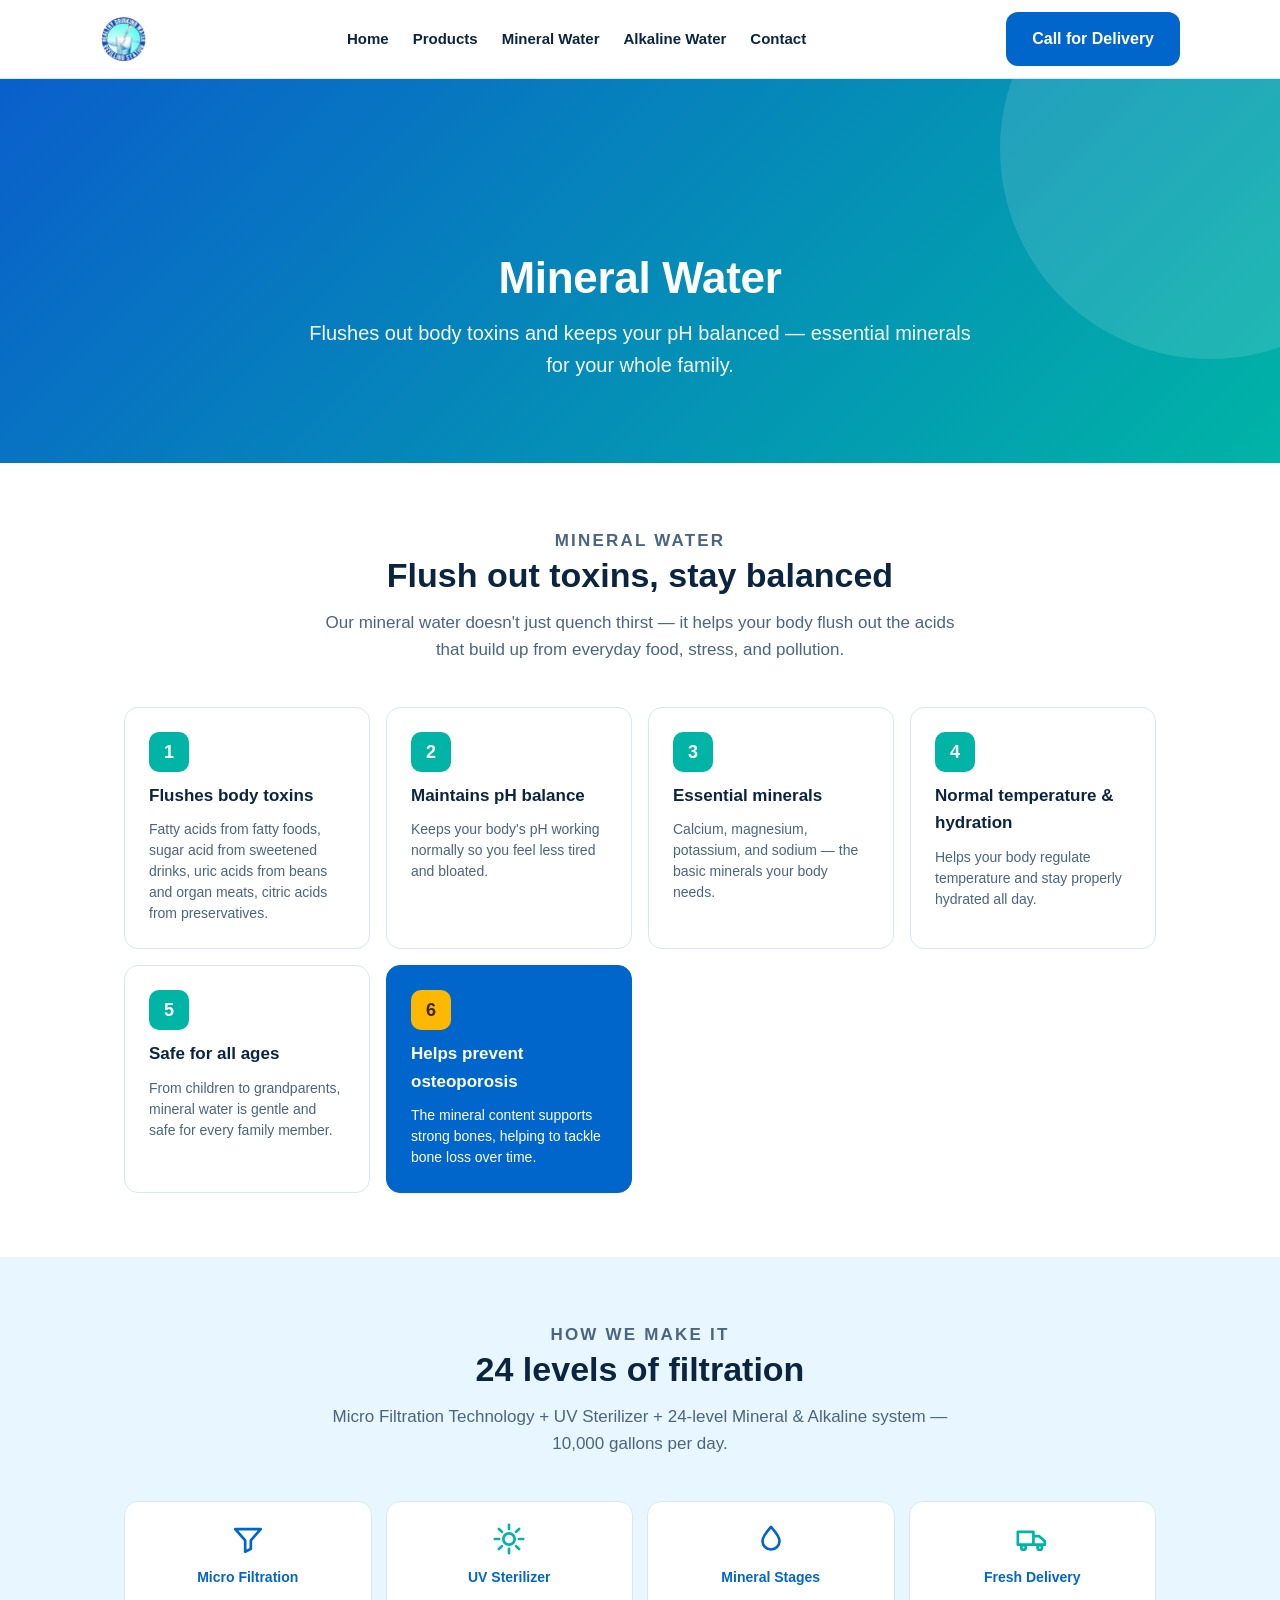
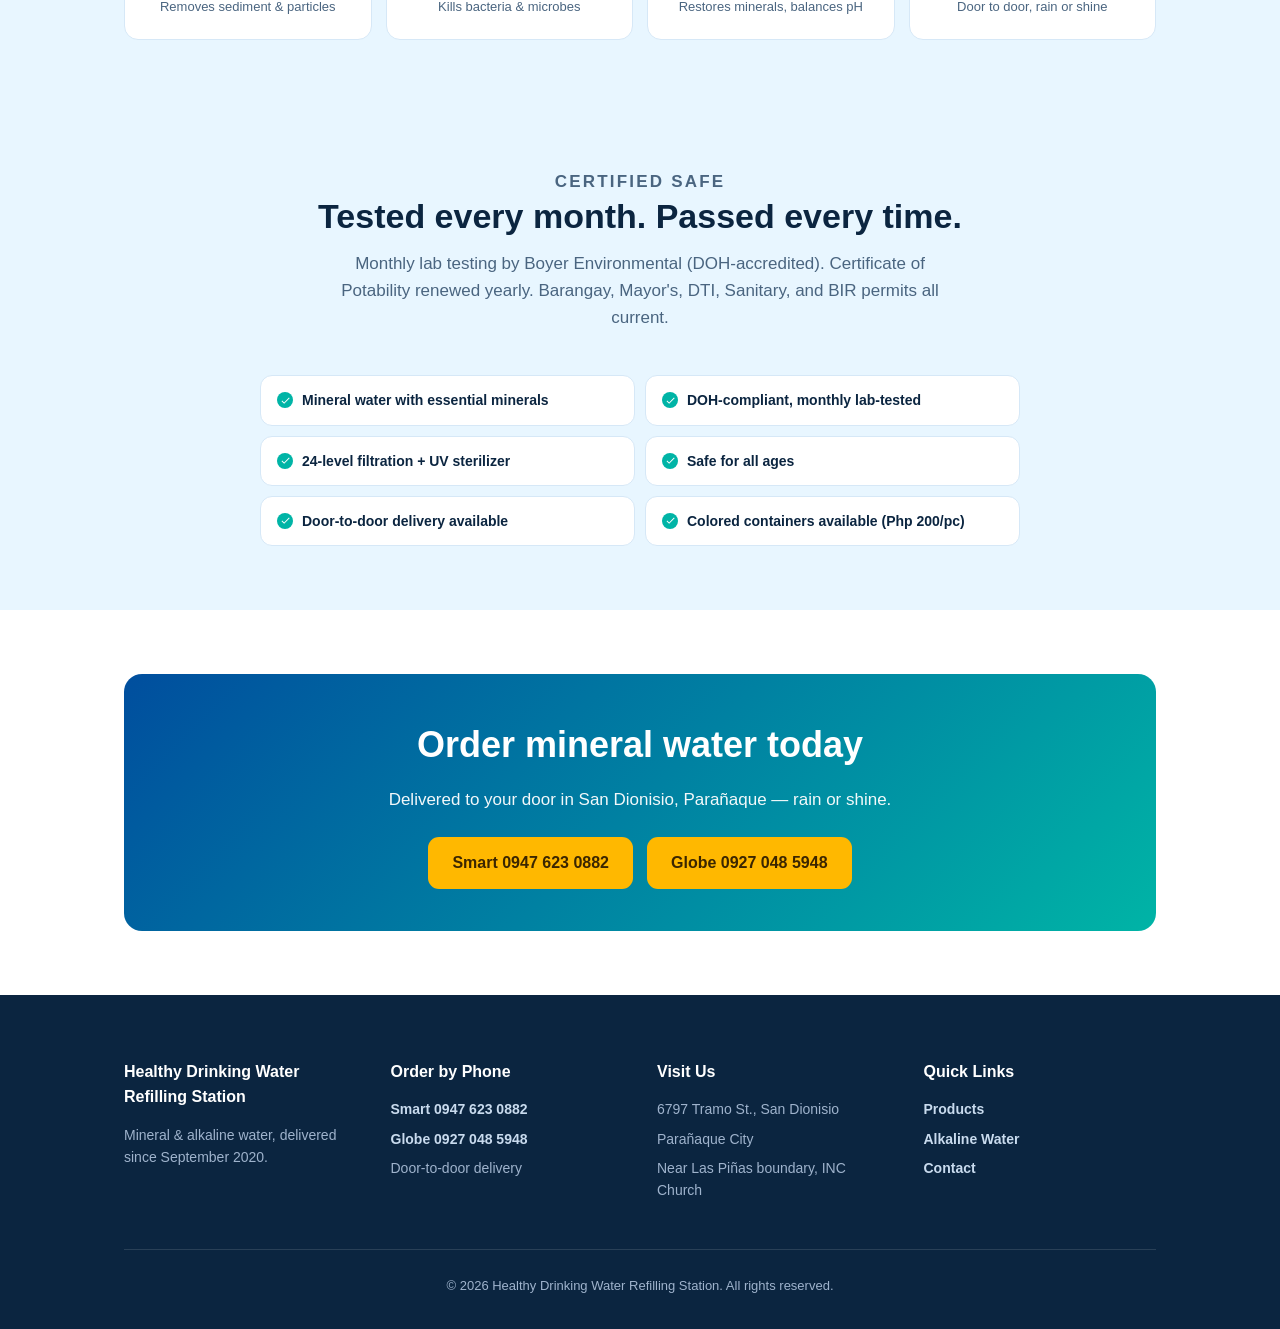
<file: pages/products/mineral-water.html>
<!DOCTYPE html>
<html lang="en">
<head>
<meta charset="utf-8">
<meta name="viewport" content="width=device-width, initial-scale=1">
<title>Mineral Water | Healthy Drinking Water Refilling Station</title>
<meta name="description" content="Mineral water from Healthy Drinking Water Refilling Station — flushes toxins, pH balanced, essential minerals. Delivered in Parañaque.">
<meta name="theme-color" content="#0066CC">
<link rel="icon" type="image/svg+xml" href="../../assets/logo.png">
<link rel="stylesheet" href="../../assets/styles.css">
</head>
<body>
<a href="#main" class="skip-link">Skip to main content</a>

<header>
  <nav class="container nav">
    <a href="../../index.html"><img class="nav-logo" src="../../assets/logo.png" alt="Healthy Drinking Water Refilling Station"></a>
    <div class="nav-links">
      <a href="../../index.html">Home</a>
      <a href="../../index.html#products">Products</a>
      <a href="mineral-water.html">Mineral Water</a>
      <a href="alkaline-water.html">Alkaline Water</a>
      <a href="../../pages/contact.html">Contact</a>
    </div>
    <a class="btn btn-primary nav-cta" href="tel:+639476230882">Call for Delivery</a>
    <a class="btn btn-primary mobile-call" href="tel:+639476230882">Call</a>
  </nav>
</header>

<main id="main">

  <section class="hero" style="padding:52px 24px 56px">
    <div class="logo-wrap" style="width:96px;height:96px"><img src="../../assets/logo.png" alt="Logo"></div>
    <h1>Mineral Water</h1>
    <p>Flushes out body toxins and keeps your pH balanced — essential minerals for your whole family.</p>
  </section>

  <section class="section">
    <div class="container">
      <div class="section-head">
        <p class="kicker">Mineral Water</p>
        <h2>Flush out toxins, stay balanced</h2>
        <p>Our mineral water doesn't just quench thirst — it helps your body flush out the acids that build up from everyday food, stress, and pollution.</p>
      </div>
      <div class="grid">
        <div class="card">
          <span class="n">1</span>
          <h3>Flushes body toxins</h3>
          <p>Fatty acids from fatty foods, sugar acid from sweetened drinks, uric acids from beans and organ meats, citric acids from preservatives.</p>
        </div>
        <div class="card">
          <span class="n">2</span>
          <h3>Maintains pH balance</h3>
          <p>Keeps your body's pH working normally so you feel less tired and bloated.</p>
        </div>
        <div class="card">
          <span class="n">3</span>
          <h3>Essential minerals</h3>
          <p>Calcium, magnesium, potassium, and sodium — the basic minerals your body needs.</p>
        </div>
        <div class="card">
          <span class="n">4</span>
          <h3>Normal temperature &amp; hydration</h3>
          <p>Helps your body regulate temperature and stay properly hydrated all day.</p>
        </div>
        <div class="card">
          <span class="n">5</span>
          <h3>Safe for all ages</h3>
          <p>From children to grandparents, mineral water is gentle and safe for every family member.</p>
        </div>
        <div class="card accent">
          <span class="n">6</span>
          <h3>Helps prevent osteoporosis</h3>
          <p>The mineral content supports strong bones, helping to tackle bone loss over time.</p>
        </div>
      </div>
    </div>
  </section>

  <section class="section alt">
    <div class="container">
      <div class="section-head">
        <p class="kicker">How we make it</p>
        <h2>24 levels of filtration</h2>
        <p>Micro Filtration Technology + UV Sterilizer + 24-level Mineral &amp; Alkaline system — 10,000 gallons per day.</p>
      </div>
      <div class="steps">
        <div class="step">
          <svg viewBox="0 0 24 24" fill="none" stroke="#0066CC" stroke-width="1.9" stroke-linecap="round" stroke-linejoin="round"><path d="M3 5h18l-7 8v6l-4 2v-8z"/></svg>
          <b>Micro Filtration</b><span>Removes sediment &amp; particles</span>
        </div>
        <div class="step">
          <svg viewBox="0 0 24 24" fill="none" stroke="#00B4A6" stroke-width="1.9" stroke-linecap="round" stroke-linejoin="round"><circle cx="12" cy="12" r="4"/><path d="M12 2v3M12 19v3M2 12h3M19 12h3M4.9 4.9l2.1 2.1M17 17l2.1 2.1M19.1 4.9L17 7M7 17l-2.1 2.1"/></svg>
          <b>UV Sterilizer</b><span>Kills bacteria &amp; microbes</span>
        </div>
        <div class="step">
          <svg viewBox="0 0 24 24" fill="none" stroke="#0066CC" stroke-width="1.9" stroke-linecap="round" stroke-linejoin="round"><path d="M12 3.5c3.2 3.6 6 6.7 6 9.9a6 6 0 0 1-12 0c0-3.2 2.8-6.3 6-9.9z"/></svg>
          <b>Mineral Stages</b><span>Restores minerals, balances pH</span>
        </div>
        <div class="step">
          <svg viewBox="0 0 24 24" fill="none" stroke="#00B4A6" stroke-width="1.9" stroke-linecap="round" stroke-linejoin="round"><path d="M2 7h11v9H2zM13 10h4l4 3.5V16h-8z"/><circle cx="6" cy="18" r="1.6"/><circle cx="17.5" cy="18" r="1.6"/></svg>
          <b>Fresh Delivery</b><span>Door to door, rain or shine</span>
        </div>
      </div>
    </div>
  </section>

  <section class="section alt">
    <div class="container">
      <div class="section-head">
        <p class="kicker">Certified safe</p>
        <h2>Tested every month. Passed every time.</h2>
        <p>Monthly lab testing by Boyer Environmental (DOH-accredited). Certificate of Potability renewed yearly. Barangay, Mayor's, DTI, Sanitary, and BIR permits all current.</p>
      </div>
      <ul class="promise" style="max-width:760px;margin:0 auto">
        <li>Mineral water with essential minerals</li>
        <li>DOH-compliant, monthly lab-tested</li>
        <li>24-level filtration + UV sterilizer</li>
        <li>Safe for all ages</li>
        <li>Door-to-door delivery available</li>
        <li>Colored containers available (Php 200/pc)</li>
      </ul>
    </div>
  </section>

  <section class="section">
    <div class="container">
      <div class="cta-banner">
        <h2>Order mineral water today</h2>
        <p>Delivered to your door in San Dionisio, Parañaque — rain or shine.</p>
        <div class="phones">
          <a href="tel:+639476230882">Smart 0947 623 0882</a>
          <a href="tel:+639270485948">Globe 0927 048 5948</a>
        </div>
      </div>
    </div>
  </section>

</main>

<footer>
  <div class="container">
    <div class="footer-grid">
      <div class="footer-col">
        <h4>Healthy Drinking Water<br>Refilling Station</h4>
        <p style="color:#9FB3CC;font-size:14px;margin:0">Mineral &amp; alkaline water, delivered since September 2020.</p>
      </div>
      <div class="footer-col">
        <h4>Order by Phone</h4>
        <ul>
          <li><a href="tel:+639476230882">Smart 0947 623 0882</a></li>
          <li><a href="tel:+639270485948">Globe 0927 048 5948</a></li>
          <li>Door-to-door delivery</li>
        </ul>
      </div>
      <div class="footer-col">
        <h4>Visit Us</h4>
        <ul>
          <li>6797 Tramo St., San Dionisio</li>
          <li>Parañaque City</li>
          <li>Near Las Piñas boundary, INC Church</li>
        </ul>
      </div>
      <div class="footer-col">
        <h4>Quick Links</h4>
        <ul>
          <li><a href="../../index.html#products">Products</a></li>
          <li><a href="alkaline-water.html">Alkaline Water</a></li>
          <li><a href="../../pages/contact.html">Contact</a></li>
        </ul>
      </div>
    </div>
    <div class="footer-bottom">
      &copy; 2026 Healthy Drinking Water Refilling Station. All rights reserved.
    </div>
  </div>
</footer>

</body>
</html>
</file>
<file: assets/styles.css>
/* Healthy Drinking Water Refilling Station — shared styles */
:root{
  --blue:#0066CC; --blue-dark:#004E9E; --teal:#00B4A6; --teal-light:#7FD4E8;
  --amber:#FFB800; --ice:#E8F6FF; --ink:#0B2540; --muted:#4A6580; --line:#D6E8F7;
  --white:#ffffff;
}
*{box-sizing:border-box}
html{scroll-behavior:smooth}

/* ---------- Scroll animations ---------- */
.reveal{opacity:0;transform:translateY(28px);transition:opacity .6s cubic-bezier(.22,.61,.36,1),transform .6s cubic-bezier(.22,.61,.36,1);will-change:opacity,transform}
.reveal.in{opacity:1;transform:none}
.reveal.reveal-left{transform:translateX(-40px)}
.reveal.reveal-right{transform:translateX(40px)}
.reveal.reveal-up{transform:translateY(28px)}
.reveal.reveal-scale{transform:scale(.92);opacity:0;transition:opacity .6s ease,transform .6s ease}
.reveal.reveal-scale.in{transform:scale(1);opacity:1}
.reveal.delay-1{transition-delay:.08s}
.reveal.delay-2{transition-delay:.16s}
.reveal.delay-3{transition-delay:.24s}
.reveal.delay-4{transition-delay:.32s}
.reveal.delay-5{transition-delay:.40s}
@media(prefers-reduced-motion:reduce){.reveal{opacity:1;transform:none;transition:none}.reveal.in{opacity:1;transform:none}}

/* Hero entrance */
.hero .reveal{opacity:0;transform:translateY(20px);transition:opacity .8s cubic-bezier(.22,.61,.36,1),transform .8s cubic-bezier(.22,.61,.36,1)}
.hero .reveal.in{opacity:1;transform:none}
.hero .logo-wrap{opacity:0;transform:scale(.86);transition:opacity .9s cubic-bezier(.22,.61,.36,1),transform .9s cubic-bezier(.22,.61,.36,1)}
.hero .logo-wrap.in{opacity:1;transform:scale(1)}

/* Card stagger */
.grid .reveal{opacity:0;transform:translateY(24px);transition:opacity .5s cubic-bezier(.22,.61,.36,1),transform .5s cubic-bezier(.22,.61,.36,1)}
.grid .reveal.in{opacity:1;transform:none}
.grid .reveal:nth-child(1){transition-delay:.06s}
.grid .reveal:nth-child(2){transition-delay:.12s}
.grid .reveal:nth-child(3){transition-delay:.18s}
.grid .reveal:nth-child(4){transition-delay:.24s}
.grid .reveal:nth-child(5){transition-delay:.30s}
.grid .reveal:nth-child(6){transition-delay:.36s}
.grid .reveal:nth-child(7){transition-delay:.42s}
.grid .reveal:nth-child(8){transition-delay:.48s}

body{margin:0;font-family:"Segoe UI",Inter,Arial,sans-serif;color:var(--ink);line-height:1.6;font-size:16px;background:#fff}
.container{max-width:1080px;margin:0 auto;padding:0 24px}
img{max-width:100%;height:auto;display:block}
a{color:var(--blue);text-decoration:none;font-weight:600}
a:hover{color:var(--blue-dark);text-decoration:underline}
.skip-link{position:absolute;left:-9999px}
.skip-link:focus{left:16px;top:16px;z-index:999;background:#fff;padding:10px 16px;border-radius:8px}
.btn{display:inline-flex;align-items:center;gap:10px;padding:14px 26px;border-radius:12px;font-weight:700;font-size:16px;text-decoration:none;cursor:pointer;border:none;transition:background .15s ease}
.btn-primary{background:var(--blue);color:#fff}
.btn-primary:hover{background:var(--blue-dark);text-decoration:none}
.btn-secondary{background:var(--teal);color:#fff}
.btn-secondary:hover{background:#009c8e;text-decoration:none}
.btn-outline{border:2px solid var(--blue);color:var(--blue);background:transparent}
.btn-outline:hover{background:var(--blue);color:#fff;text-decoration:none}

/* Header */
header{position:sticky;top:0;z-index:100;background:rgba(255,255,255,.96);backdrop-filter:blur(8px);border-bottom:1px solid var(--line)}
.nav{display:flex;align-items:center;justify-content:space-between;padding:12px 0;gap:16px}
.nav-logo{height:44px;width:auto}
.nav-links{display:flex;gap:24px;align-items:center;flex-wrap:wrap}
.nav-links a{font-size:15px;font-weight:600;color:var(--ink)}
.nav-cta{display:none}
@media(min-width:900px){.nav-cta{display:inline-flex}}
@media(max-width:899px){.nav-links{display:none}}
.mobile-call{display:inline-flex}
@media(min-width:900px){.mobile-call{display:none}}

/* Hero */
.hero{background:linear-gradient(135deg,#0A5FCB 0%,#00B4A6 100%);color:#fff;padding:64px 24px 72px;text-align:center;position:relative;overflow:hidden}
.hero::after{content:"";position:absolute;width:420px;height:420px;border-radius:50%;background:rgba(255,255,255,.12);top:calc(-140px + var(--drift,0px));right:-140px;z-index:0}
/* Animated glow ring behind logo */
.hero .logo-glow{position:absolute;width:260px;height:260px;border-radius:50%;background:radial-gradient(circle,rgba(255,255,255,.3)0%,rgba(255,255,255,0)70%);top:50%;left:50%;transform:translate(-50%,-50%) scale(.85);z-index:1;opacity:0;animation:logo-glow-pulse 3s ease-in-out infinite}
@keyframes logo-glow-pulse{0%,100%{transform:translate(-50%,-50%) scale(.85);opacity:0}50%{transform:translate(-50%,-50%) scale(1.25);opacity:.5}}
/* Logo container with float and hover lift */
.hero .logo-wrap{position:relative;z-index:2;width:170px;height:170px;margin:0 auto 26px;border-radius:50%;background:transparent;padding:12px;box-shadow:0 14px 40px rgba(0,0,0,.25),inset 0 0 0 3px rgba(255,255,255,.35);transition:transform .3s cubic-bezier(.175,.885,.32,1.275),box-shadow .3s ease;animation:logo-float 5s ease-in-out infinite}
.hero .logo-wrap:hover{transform:scale(1.12) rotate(-4deg);box-shadow:0 20px 50px rgba(0,0,0,.35),inset 0 0 0 3px rgba(255,184,0,.6);cursor:pointer}
@keyframes logo-float{0%,100%{transform:translateY(0)}50%{transform:translateY(-10px)}}
.hero .logo-wrap img{width:100%;height:100%;object-fit:contain;display:block}
.hero h1{font-size:clamp(30px,5vw,44px);line-height:1.15;margin:0 0 14px;letter-spacing:-.3px;position:relative;z-index:2}
.hero p{font-size:clamp(16px,3vw,20px);opacity:.96;max-width:680px;margin:0 auto 26px;position:relative;z-index:2}
.hero-actions{display:flex;gap:14px;justify-content:center;flex-wrap:wrap;position:relative;z-index:2}
.hero-actions .btn-primary{background:var(--amber);color:#3B2600;position:relative;overflow:hidden}
.hero-actions .btn-primary:hover{background:#e6a800}
.hero-actions .btn-primary::after{content:"";position:absolute;top:50%;left:50%;width:0;height:0;background:rgba(255,255,255,.35);border-radius:50%;transform:translate(-50%,-50%);transition:width .4s ease,height .4s ease}
.hero-actions .btn-primary:active::after{width:260px;height:260px}
.hero-actions .btn-outline{border-color:#fff;color:#fff}
.hero-actions .btn-outline:hover{background:#fff;color:var(--blue-dark)}
.trust-bar{margin-top:30px;padding-top:26px;border-top:1px solid rgba(255,255,255,.35);display:flex;gap:30px;justify-content:center;flex-wrap:wrap;font-size:14px;opacity:.95;position:relative;z-index:2}
.trust-bar div{transition:transform .2s ease,opacity .2s ease}
.trust-bar div:hover{transform:translateY(-3px);opacity:1}
.trust-bar b{display:block;color:#fff;font-size:15px;margin-bottom:4px}

/* Sections */
.section{padding:64px 24px}
.section.alt{background:var(--ice)}
.section-head{text-align:center;margin-bottom:44px}
.kicker{text-transform:uppercase;letter-spacing:2.2px;font-size:11px;font-weight:800;color:var(--teal);margin:0 0 10px}
.section-head h2{font-size:clamp(24px,4vw,34px);margin:0 0 12px;line-height:1.25}
.section-head p{color:var(--muted);font-size:17px;max-width:640px;margin:0 auto}

/* Cards */
.grid{display:grid;grid-template-columns:repeat(auto-fit,minmax(220px,1fr));gap:16px}
.card{background:#fff;border:1px solid var(--line);border-radius:14px;padding:24px;display:flex;flex-direction:column;gap:10px}
.card .n{width:40px;height:40px;border-radius:10px;background:var(--teal);color:#fff;font-weight:800;font-size:18px;display:flex;align-items:center;justify-content:center}
.card h3{margin:0;font-size:17px}
.card p{margin:0;font-size:14px;color:var(--muted);line-height:1.5}
.card.accent{background:var(--blue);border-color:var(--blue);color:#fff}
.card.accent h3,.card.accent p,.card.accent .n{color:#fff}
.card.accent .n{background:var(--amber);color:#3B2600}

/* Products */
.product{background:#fff;border:1px solid var(--line);border-radius:16px;padding:30px;display:flex;flex-direction:column;gap:14px}
.product h3{margin:0;font-size:22px;color:var(--blue)}
.product .price{font-size:15px;font-weight:800;color:var(--teal)}
.product ul{list-style:none;padding:0;margin:0;font-size:15px;color:var(--muted)}
.product li{padding:7px 0 7px 26px;position:relative}
.product li::before{content:"✓";position:absolute;left:0;color:var(--teal);font-weight:800}
.products-grid{display:grid;grid-template-columns:repeat(auto-fit,minmax(260px,1fr));gap:18px}

/* Steps */
.steps{display:grid;grid-template-columns:repeat(auto-fit,minmax(170px,1fr));gap:14px;margin-top:8px}
.step{background:#fff;border:1px solid var(--line);border-radius:14px;padding:20px 14px;text-align:center}
.step svg{width:34px;height:34px;display:block;margin:0 auto 10px}
.step b{display:block;font-size:14px;color:var(--blue);margin-bottom:5px}
.step span{font-size:13px;color:var(--muted);line-height:1.4}

/* CTA banner */
.cta-banner{background:linear-gradient(135deg,#004E9E 0%,#00B4A6 100%);color:#fff;border-radius:18px;padding:42px 32px;text-align:center;margin:0}
.cta-banner h2{font-size:clamp(26px,5vw,36px);margin:0 0 12px}
.cta-banner p{margin:0 0 24px;opacity:.95;font-size:17px}
.phones{display:flex;gap:14px;justify-content:center;flex-wrap:wrap}
.phones a{background:var(--amber);color:#3B2600;padding:13px 24px;border-radius:11px;font-weight:800;font-size:16px;display:inline-flex;align-items:center;gap:8px}
.phones a:hover{background:#e6a800;text-decoration:none}

/* Delivery checker */
.checker{background:var(--ice);border-radius:16px;padding:30px;text-align:center;max-width:560px;margin:0 auto}
.checker h3{margin:0 0 10px;font-size:20px}
.checker p{margin:0 0 20px;color:var(--muted);font-size:15px}
.checker input{width:100%;max-width:340px;padding:14px 18px;border:1px solid var(--line);border-radius:10px;font-size:15px;margin-bottom:12px;font-family:inherit}
.checker .result{margin-top:14px;font-weight:700;color:var(--blue);min-height:24px}

/* Certifications */
.certs{display:flex;flex-wrap:wrap;gap:14px;justify-content:center;margin-top:22px}
.cert{background:#fff;border:1px solid var(--line);border-radius:12px;padding:14px 20px;font-size:14px;color:var(--muted);min-width:240px}

/* Promise list */
.promise{list-style:none;padding:0;margin:18px 0;display:grid;grid-template-columns:1fr 1fr;gap:10px}
.promise li{background:#fff;border:1px solid var(--line);border-radius:12px;padding:13px 16px;font-weight:600;font-size:14px;display:flex;gap:9px;align-items:flex-start}
.promise li::before{content:"";flex:0 0 16px;height:16px;margin-top:3px;border-radius:50%;background:var(--teal);
  background-image:url("data:image/svg+xml,%3Csvg xmlns='http://www.w3.org/2000/svg' viewBox='0 0 24 24'%3E%3Cpath fill='white' d='M9 16.2L4.8 12l-1.4 1.4L9 19 21 7l-1.4-1.4z'/%3E%3C/svg%3E");background-size:11px;background-repeat:no-repeat;background-position:center}

/* Verse */
.verse{border-left:4px solid var(--amber);background:#FFFBEF;padding:18px 22px;border-radius:0 12px 12px 0;font-style:italic;color:#5A4500;max-width:760px;margin:0 auto}
.verse small{display:block;font-style:normal;margin-top:8px;font-weight:700;color:#8A6D00;font-size:13px}

/* Footer */
footer{background:var(--ink);color:#fff;padding:64px 24px 32px}
.footer-grid{display:grid;grid-template-columns:repeat(auto-fit,minmax(200px,1fr));gap:34px;margin-bottom:40px}
.footer-col h4{color:#fff;font-size:16px;margin:0 0 14px}
.footer-col ul{list-style:none;padding:0;margin:0}
.footer-col li{margin:7px 0;font-size:14px;color:#9FB3CC}
.footer-col a{color:#C9DBEE;font-size:14px}
.footer-col a:hover{color:#fff}
.footer-bottom{border-top:1px solid rgba(255,255,255,.12);padding-top:26px;font-size:13px;color:#9FB3CC;text-align:center}

@media(max-width:640px){
  .promise{grid-template-columns:1fr}
  .trust-bar{gap:18px;font-size:13px}
}
</file>
